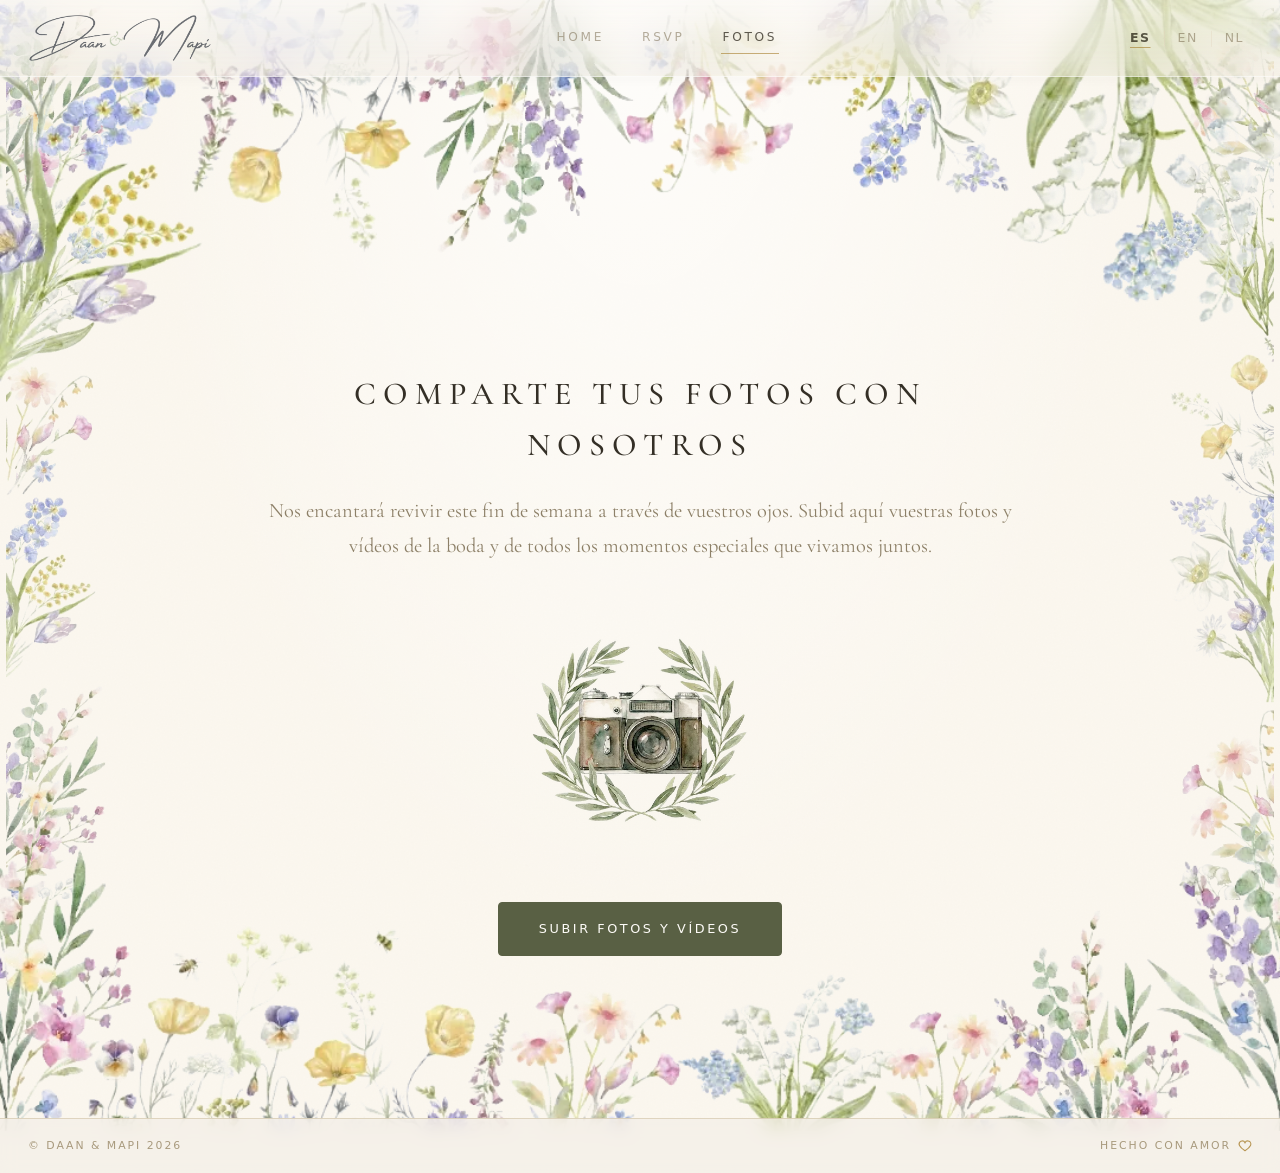
<file: fotos.html>
<!DOCTYPE html>
<html lang="es">
<head>
<meta charset="UTF-8">
<meta name="viewport" content="width=device-width, initial-scale=1.0">
<title>Daan &amp; Mapi · Fotos</title>
<meta name="description" content="Comparte tus fotos y vídeos de la boda de Daan y Mapi.">
<link rel="preconnect" href="https://fonts.googleapis.com">
<link rel="preconnect" href="https://fonts.gstatic.com" crossorigin>
<link href="https://fonts.googleapis.com/css2?family=Alex+Brush&family=Cormorant+Garamond:ital,wght@0,400;0,500;0,600;0,700;1,400&display=swap" rel="stylesheet">
<link rel="stylesheet" href="css/style.css">

<link rel="icon" type="image/png" sizes="32x32" href="assets/favicon-32.png">
<link rel="icon" type="image/png" sizes="48x48" href="assets/favicon-48.png">
<link rel="icon" type="image/png" sizes="192x192" href="assets/favicon-192.png">
<link rel="apple-touch-icon" sizes="180x180" href="assets/favicon-180.png">
<link rel="icon" type="image/png" sizes="512x512" href="assets/favicon-512.png">
<link rel="shortcut icon" href="assets/favicon.ico">


</head>
<body class="photos-page-body">
<div class="floral-border floral-border-top" aria-hidden="true"></div>
<div class="floral-border floral-border-left" aria-hidden="true"></div>
<div class="floral-border floral-border-right" aria-hidden="true"></div>
<div class="floral-border floral-border-bottom" aria-hidden="true"></div>
<header class="site-header">
  <a class="brand" href="index.html#inicio"><span class="brand-logo" aria-hidden="true"><img class="brand-word brand-word-daan" src="assets/brand-daan.png" alt=""><span class="brand-amp" aria-hidden="true"><img class="brand-amp-img" src="assets/amp-cormorant-italic.png" alt=""></span><img class="brand-word brand-word-mapi" src="assets/brand-mapi.png" alt=""></span><span class="brand-sr">Daan &amp; Mapi</span></a>
  <nav class="tab-nav" aria-label="Secciones">
    <a href="index.html#inicio">HOME</a>
    <a href="index.html#rsvp">RSVP</a>
    <a href="fotos.html" class="photos-release-link active">Fotos</a>
  </nav>
  <nav class="lang-switch" aria-label="Idioma">
    <button data-lang="es">ES</button><span class="sep">|</span>
    <button data-lang="en">EN</button><span class="sep">|</span>
    <button data-lang="nl">NL</button>
  </nav>
</header>
<main class="photos-page-main" style="padding-top:140px;">
  <section class="photos-page">
    <h1 class="section-title photos-title" id="photos-title" data-i18n="photos.title">Comparte tus fotos con nosotros</h1>
    <p class="lead photos-copy" data-i18n="photos.text">Nos encantará revivir este fin de semana a través de vuestros ojos. Subid aquí vuestras fotos y vídeos de la boda y de todos los momentos especiales que vivamos juntos.</p>
    <img src="assets/camera-original-transparent.webp" loading="lazy" decoding="async" alt="Cámara acuarela" class="photos-illustration original-camera">
    <a class="btn photos-upload-btn" href="https://photos.app.goo.gl/28SNKtLgzze368fo6" target="_blank" rel="noopener" data-i18n="photos.button">Subir fotos y vídeos</a>
  </section>
</main>
<footer class="site-footer"><span data-i18n="footer.copy">© Daan &amp; Mapi 2026</span><span class="love"><span data-i18n="footer.love">Hecho con amor</span><svg viewBox="0 0 24 24" fill="none" stroke="currentColor" stroke-width="2" aria-hidden="true"><path d="M12 20s-7.5-4.8-9.4-9A5.2 5.2 0 0 1 12 6.4 5.2 5.2 0 0 1 21.4 11c-1.9 4.2-9.4 9-9.4 9Z"/></svg></span></footer>
<script>
const translations = {
  es: {"photos.title":"Comparte tus fotos con nosotros","photos.text":"Nos encantará revivir este fin de semana a través de vuestros ojos. Subid aquí vuestras fotos y vídeos de la boda y de todos los momentos especiales que vivamos juntos.","photos.button":"Subir fotos y vídeos","footer.copy":"© Daan & Mapi 2026","footer.love":"Hecho con amor"},
  en: {"photos.title":"Share your photos with us","photos.text":"We would love to relive this weekend through your eyes. Upload your photos and videos from the wedding and all the special moments we share together.","photos.button":"Upload photos and videos","footer.copy":"© Daan & Mapi 2026","footer.love":"Made with love"},
  nl: {"photos.title":"Deel jullie foto's met ons","photos.text":"We zouden dit weekend graag opnieuw beleven door jullie ogen. Upload hier jullie foto's en video's van de bruiloft en van alle bijzondere momenten die we samen meemaken.","photos.button":"Foto's en video's uploaden","footer.copy":"© Daan & Mapi 2026","footer.love":"Gemaakt met liefde"}
};
function applyLang(lang){
  document.documentElement.lang = lang;
  localStorage.setItem('wedding-lang', lang);
  document.querySelectorAll('[data-i18n]').forEach(el=>{
    const key=el.getAttribute('data-i18n');
    if(translations[lang] && translations[lang][key]) el.textContent=translations[lang][key];
  });
  document.querySelectorAll('.lang-switch button').forEach(b=>b.classList.toggle('active', b.dataset.lang===lang));
}
document.querySelectorAll('.lang-switch button').forEach(b=>b.addEventListener('click',()=>applyLang(b.dataset.lang)));
applyLang(localStorage.getItem('wedding-lang') || 'es');
</script>
</body>
</html>
</file>
<file: css/style.css>
@import url("https://fonts.googleapis.com/css2?family=Cormorant+Garamond:wght@400&display=swap");
/* ============================================
   Daan & Mapi — 03 · 10 · 2026
   Shared stylesheet
   ============================================ */

:root {
  /* Brand spec tokens */
  --bg: #f5f0e8;          /* warm off-white canvas */
  --surface: #fcfaf7;     /* light warm card/surface */
  --fg: #3d3529;          /* dark ink text */
  --muted: #a89a7d;       /* taupe/sand secondary */
  --border: #e3e0da;      /* warm beige borders */
  --accent: #c9a84c;      /* old gold / champagne */
  --accent-dim: #d5cfc2;  /* muted gold-beige wash */

  /* Mapped aliases (legacy names used across the stylesheet) */
  --cream: var(--bg);
  --cream-deep: #ede7da;
  --paper: var(--surface);
  --olive: #5c5e42;       /* stitch design button olive */
  --olive-dark: #4a4c35;
  --olive-soft: #8a9060;
  --ink: var(--fg);
  --ink-soft: #8d8068;
  --gold: var(--accent);
  --line: var(--border);
  --shadow: 0 10px 30px rgba(61, 53, 41, 0.10);

  --serif: "Cormorant Garamond", "Iowan Old Style", Georgia, serif;
  --sans: -apple-system, BlinkMacSystemFont, "Segoe UI", system-ui, sans-serif;
  --script: "Amsterdam Four", "AmsterdamFour", "Amsterdam 4", "Alex Brush", "Parisienne", "Imperial Script", cursive;
  --script-weight: 400;
  /* If you buy the "Dashing" font (scratchones), drop the .woff2 in assets/
     and uncomment the @font-face below, then set --script: "Dashing", cursive; */
}
/*
@font-face {
  font-family: "Dashing";
  src: url("../assets/Dashing.woff2") format("woff2");
  font-display: swap;
}
*/

* { margin: 0; padding: 0; box-sizing: border-box; }

html { scroll-behavior: smooth; }

body {
  font-family: var(--serif);
  background: var(--cream);
  /* subtle watercolor-paper grain */
  background-image: url("data:image/svg+xml;utf8,<svg xmlns='http://www.w3.org/2000/svg' width='240' height='240'><filter id='p'><feTurbulence type='fractalNoise' baseFrequency='0.6' numOctaves='2' seed='8'/><feColorMatrix type='matrix' values='0 0 0 0 0.42 0 0 0 0 0.40 0 0 0 0 0.30 0 0 0 0.035 0'/></filter><rect width='240' height='240' filter='url(%23p)'/></svg>");
  color: var(--ink);
  font-size: 18px;
  line-height: 1.6;
  -webkit-font-smoothing: antialiased;
  overflow-x: hidden;
}

/* ---------- Header ---------- */
.site-header {
  position: sticky;
  top: 0;
  z-index: 50;
  display: flex;
  justify-content: space-between;
  align-items: center;
  gap: 16px;
  flex-wrap: wrap;
  padding: 14px 28px;
  /* liquid glass: translucent wash + heavy blur + saturation boost */
  background: linear-gradient(180deg, rgba(252, 250, 247, 0.55), rgba(245, 240, 232, 0.35));
  -webkit-backdrop-filter: blur(22px) saturate(1.7);
  backdrop-filter: blur(22px) saturate(1.7);
  border-bottom: 1px solid rgba(255, 255, 255, 0.45);
  box-shadow:
    inset 0 1px 0 rgba(255, 255, 255, 0.55),
    0 1px 0 rgba(61, 53, 41, 0.05);
  transition: background .4s ease, box-shadow .4s ease, padding .3s ease;
}
.site-header.scrolled {
  background: linear-gradient(180deg, rgba(252, 250, 247, 0.62), rgba(245, 240, 232, 0.42));
  box-shadow:
    inset 0 1px 0 rgba(255, 255, 255, 0.6),
    0 10px 30px rgba(61, 53, 41, 0.10);
  padding: 10px 28px;
}
@supports not (backdrop-filter: blur(1px)) {
  .site-header { background: rgba(245, 240, 232, 0.95); }
}

/* ---------- Tabs ---------- */
.tab-nav {
  display: flex;
  gap: clamp(14px, 3vw, 34px);
  justify-content: center;
  flex: 1;
}
.tab-nav a {
  font-family: var(--sans);
  font-size: .76rem;
  letter-spacing: .22em;
  text-transform: uppercase;
  color: var(--ink-soft);
  text-decoration: none;
  padding: 6px 2px;
  border-bottom: 1px solid transparent;
  transition: color .3s, border-color .3s;
}
.tab-nav a:hover { color: var(--olive); }
.tab-nav a.active {
  color: var(--fg);
  border-bottom-color: var(--accent);
}

.tab-panel { display: none; }
.tab-panel.active { display: block; animation: panelIn .6s cubic-bezier(.2, .65, .3, 1); }
@keyframes panelIn {
  from { opacity: 0; transform: translateY(14px); }
  to { opacity: 1; transform: none; }
}

@media (max-width: 720px) {
  .site-header { justify-content: center; }
  .tab-nav { order: 3; flex-basis: 100%; }
}

.brand {
  font-family: var(--script);
  font-weight: var(--script-weight);
  font-size: 1.85rem;
  color: var(--fg);
  text-decoration: none;
  transition: opacity .3s;
}
.brand:hover { opacity: .7; }

.lang-switch { display: flex; align-items: center; gap: 4px; }
.lang-switch button {
  font-family: var(--sans);
  font-size: .78rem;
  letter-spacing: .12em;
  background: none;
  border: none;
  color: var(--ink-soft);
  cursor: pointer;
  padding: 4px 8px;
  transition: color .3s;
}
.lang-switch button:hover { color: var(--olive-dark); }
.lang-switch button.active {
  color: var(--fg);
  font-weight: 600;
  text-decoration: underline;
  text-underline-offset: 5px;
  text-decoration-color: var(--accent);
}
.lang-switch .sep { color: var(--line); }

/* ---------- Layout ---------- */
.container {
  width: min(960px, 92%);
  margin: 0 auto;
}

main { position: relative; }

section { padding: 70px 0; position: relative; }

/* ---------- Typography ---------- */
.script-names {
  font-family: var(--script);
  font-weight: var(--script-weight);
  color: var(--fg);
  font-size: clamp(3.6rem, 9.5vw, 6rem);
  line-height: 1.08;
  text-align: center;
  padding: 0 .35em; /* room for calligraphic flourishes */
}

.section-title {
  font-family: var(--serif);
  font-weight: 500;
  font-size: clamp(1.5rem, 4vw, 2rem);
  letter-spacing: .22em;
  text-transform: uppercase;
  text-align: center;
  color: var(--fg);
}

.lead { text-align: center; color: var(--ink-soft); max-width: 620px; margin: 0 auto; }

/* ornament divider */
.ornament {
  display: flex;
  justify-content: center;
  align-items: center;
  gap: 12px;
  margin: 22px auto;
  color: var(--accent);
}
.ornament::before, .ornament::after {
  content: "";
  height: 1px;
  width: 70px;
  background: linear-gradient(90deg, transparent, var(--line));
}
.ornament::after { background: linear-gradient(270deg, transparent, var(--line)); }

/* ---------- Cinematic invitation hero (brand spec: layout intent) ---------- */
.hero-stage {
  position: relative;
  width: 100%;
  aspect-ratio: 16 / 9;
  min-height: 560px;
  max-height: 92vh;
  overflow: hidden;
  display: flex;
  align-items: center;
  justify-content: center;
  background:
    radial-gradient(ellipse 70% 80% at 50% 30%, rgba(213, 207, 194, .55), transparent 70%),
    linear-gradient(180deg, var(--bg) 0%, #efe8db 55%, var(--bg) 100%);
  perspective: 1100px;
}

.hero-stage .stage-glow {
  position: absolute;
  inset: 0;
  pointer-events: none;
  background: radial-gradient(ellipse 46% 60% at 50% 42%, rgba(201, 168, 76, .14), transparent 70%);
  animation: glowPulse 9s ease-in-out infinite;
}
@keyframes glowPulse {
  0%, 100% { opacity: .75; }
  50% { opacity: 1; }
}

#particles {
  position: absolute;
  inset: 0;
  width: 100%;
  height: 100%;
  pointer-events: none;
  z-index: 3;
}

/* portrait invitation card */
.invite-card {
  position: relative;
  z-index: 2;
  width: min(420px, 84vw);
  background: var(--surface);
  border: 1px solid var(--border);
  border-radius: 6px;
  box-shadow:
    0 30px 70px rgba(61, 53, 41, .18),
    0 6px 18px rgba(61, 53, 41, .10);
  padding: clamp(26px, 4.5vw, 44px) clamp(20px, 3.5vw, 36px);
  text-align: center;
  transform-style: preserve-3d;
  animation: cameraPush 5.5s cubic-bezier(.22, .61, .36, 1) both;
  will-change: transform;
}
@keyframes cameraPush {
  from { transform: scale(1.12) translateY(14px); }
  to { transform: scale(1) translateY(0); }
}

/* gold foil inner frame */
.invite-card::before {
  content: "";
  position: absolute;
  inset: 12px;
  border: 1px solid rgba(201, 168, 76, .55);
  border-radius: 3px;
  pointer-events: none;
}
.invite-card::after {
  content: "";
  position: absolute;
  inset: 16px;
  border: 1px solid rgba(201, 168, 76, .25);
  border-radius: 2px;
  pointer-events: none;
}

.invite-card .card-kicker {
  font-family: var(--sans);
  font-size: .62rem;
  letter-spacing: .42em;
  text-transform: uppercase;
  color: var(--muted);
  margin-bottom: 8px;
}
.invite-card .script-names { font-size: clamp(2.7rem, 7vw, 3.9rem); }
.invite-card .card-amp { font-size: .5em; color: var(--accent); display: block; line-height: .9; }
.invite-card .card-church {
  width: 100%;
  height: auto;
  display: block;
  margin: 18px auto 6px;
  transform: translateZ(28px);
}
.invite-card .card-date {
  font-family: var(--sans);
  font-weight: 300;
  font-size: 1.02rem;
  letter-spacing: .42em;
  color: var(--fg);
  margin-top: 14px;
}
.invite-card .card-place {
  font-family: var(--sans);
  font-size: .68rem;
  letter-spacing: .4em;
  text-transform: uppercase;
  color: var(--muted);
  margin-top: 7px;
}
.invite-card .card-rule {
  width: 56px;
  height: 1px;
  background: var(--accent);
  margin: 16px auto 0;
  opacity: .7;
  position: relative;
}
.invite-card .card-rule::after {
  content: "❦";
  position: absolute;
  top: 50%; left: 50%;
  transform: translate(-50%, -50%);
  background: var(--surface);
  color: var(--accent);
  padding: 0 8px;
  font-size: .9rem;
}

/* parallax florals floating above the card */
.stage-floral {
  position: absolute;
  z-index: 4;
  width: clamp(130px, 18vw, 230px);
  pointer-events: none;
  opacity: 0;
  animation: floralIn 1.8s ease .4s forwards;
  will-change: transform;
}
.stage-floral img { width: 100%; height: auto; display: block; }
.stage-floral.tl { top: -1%; left: -1%; }
.stage-floral.tr { top: -1%; right: -1%; }
.stage-floral.bl { bottom: -2%; left: -1%; }
.stage-floral.br { bottom: -2%; right: -1%; }

.scroll-hint {
  position: absolute;
  bottom: 18px;
  left: 50%;
  transform: translateX(-50%);
  z-index: 5;
  color: var(--muted);
  animation: hintBob 2.6s ease-in-out infinite;
}
.scroll-hint svg { width: 22px; height: 22px; }
@keyframes hintBob {
  0%, 100% { transform: translate(-50%, 0); opacity: .65; }
  50% { transform: translate(-50%, 8px); opacity: 1; }
}

@media (max-width: 640px) {
  .hero-stage { aspect-ratio: auto; min-height: 86vh; padding: 40px 0; }
}

/* ---------- Hero ---------- */
.hero { padding: 60px 0 30px; text-align: center; }

.hero .date {
  font-family: var(--sans);
  font-weight: 300;
  font-size: 1.15rem;
  letter-spacing: .45em;
  color: var(--fg);
  margin-top: 26px;
}
.hero .place {
  font-family: var(--sans);
  font-size: .8rem;
  letter-spacing: .4em;
  text-transform: uppercase;
  color: var(--muted);
  margin-top: 8px;
}

.hero-art { margin: 36px auto 0; max-width: 660px; }
.hero-art svg, .hero-art img { width: 100%; height: auto; display: block; }

/* corner florals */
.corner-floral {
  position: absolute;
  width: clamp(140px, 24vw, 260px);
  pointer-events: none;
  z-index: 1;
  opacity: 0;
  animation: floralIn 1.6s ease .3s forwards;
}
.corner-floral.tl { top: 0; left: 0; transform-origin: top left; }
.corner-floral.tr { top: 0; right: 0; transform-origin: top right; }
.corner-floral.bl { bottom: 0; left: 0; transform-origin: bottom left; }
.corner-floral.br { bottom: 0; right: 0; transform-origin: bottom right; }

@keyframes floralIn {
  from { opacity: 0; }
  to { opacity: 1; }
}

/* perfect mirror symmetry: left corners are the original, right corners are mirrored */
.corner-floral.tr, .stage-floral.tr { transform: scaleX(-1); }
.corner-floral.bl, .stage-floral.bl { transform: scaleY(-1); }
.corner-floral.br, .stage-floral.br { transform: scale(-1, -1); }

/* ---------- Timeline ---------- */
.timeline { max-width: 700px; margin: 50px auto 0; }

.day-block { display: grid; grid-template-columns: 150px 1fr; gap: 24px; }
.day-block + .day-block { margin-top: 40px; padding-top: 40px; border-top: 1px solid var(--line); }

.day-label { text-align: left; }
.day-label .day-name {
  font-family: var(--sans);
  letter-spacing: .3em;
  text-transform: uppercase;
  font-weight: 500;
  color: var(--fg);
}
.day-label .day-date { font-family: var(--sans); letter-spacing: .25em; color: var(--muted); font-size: .8rem; margin-top: 4px; }
.day-label .sprig { margin-top: 14px; width: 56px; opacity: .8; }

.events { position: relative; padding-left: 64px; }
.events::before {
  content: "";
  position: absolute;
  left: 24px;
  top: 18px;
  bottom: 18px;
  width: 1px;
  background: var(--line);
}

.event { position: relative; padding: 16px 0; }

.event-icon {
  position: absolute;
  left: -64px;
  top: 14px;
  width: 48px;
  height: 48px;
  border-radius: 50%;
  background: var(--paper);
  border: 1px solid var(--line);
  display: flex;
  align-items: center;
  justify-content: center;
  color: var(--olive-dark);
  box-shadow: 0 3px 10px rgba(86, 93, 54, .08);
  transition: transform .35s ease, box-shadow .35s ease;
}
.event:hover .event-icon { transform: scale(1.1); box-shadow: 0 6px 16px rgba(86, 93, 54, .16); }
.event-icon svg { width: 22px; height: 22px; }

.event .time { font-family: var(--sans); font-size: .92rem; font-weight: 600; letter-spacing: .08em; }
.event .name { font-size: 1.25rem; font-weight: 600; color: var(--fg); }
.event .venue { color: var(--ink-soft); font-style: italic; }

.map-link {
  display: inline-flex;
  align-items: center;
  gap: 5px;
  font-family: var(--sans);
  font-size: .7rem;
  letter-spacing: .16em;
  text-transform: uppercase;
  color: var(--fg);
  text-decoration: underline;
  text-underline-offset: 4px;
  text-decoration-color: var(--accent);
  margin-top: 4px;
  transition: color .3s;
}
.map-link:hover { color: var(--accent); }
.map-link svg { width: 13px; height: 13px; }

/* ---------- Accommodation cards ---------- */
.cards {
  display: grid;
  grid-template-columns: repeat(auto-fit, minmax(210px, 1fr));
  gap: 22px;
  margin-top: 46px;
}

.card {
  background: var(--paper);
  border: 1px solid var(--line);
  border-radius: 6px;
  padding: 26px 20px 22px;
  text-align: center;
  display: flex;
  flex-direction: column;
  transition: transform .4s ease, box-shadow .4s ease;
}
.card:hover { transform: translateY(-6px); box-shadow: var(--shadow); }

.card .card-art { width: 84px; height: 84px; margin: 0 auto 16px; color: var(--olive-soft); }
.card .card-art svg { width: 100%; height: 100%; }

/* watercolor photo on accommodation cards (stitch designs) */
.card .card-photo {
  width: 100%;
  aspect-ratio: 4 / 3;
  object-fit: cover;
  display: block;
  margin-bottom: 16px;
  border: 1px solid var(--border);
  border-radius: 3px;
}

.card h3 { font-size: 1.15rem; font-weight: 600; color: var(--olive-dark); line-height: 1.3; }
.card p { font-size: .95rem; color: var(--ink-soft); margin-top: 10px; flex: 1; }
.card .promo {
  margin-top: 10px;
  font-size: .9rem;
  color: var(--olive-dark);
  letter-spacing: .05em;
}
.card .promo strong { letter-spacing: .12em; }
.card .map-link { margin: 16px auto 0; }

/* ---------- Buttons ---------- */
.btn {
  display: inline-flex;
  align-items: center;
  justify-content: center;
  gap: 10px;
  font-family: var(--sans);
  font-size: .8rem;
  font-weight: 500;
  letter-spacing: .2em;
  text-transform: uppercase;
  color: #fdfbf7;
  background: var(--olive);
  border: 1px solid var(--olive);
  border-radius: 4px;
  padding: 16px 40px;
  text-decoration: none;
  cursor: pointer;
  transition: background .35s ease, transform .35s ease, box-shadow .35s ease;
}
.btn:hover {
  background: var(--olive-dark);
  transform: translateY(-2px);
  box-shadow: 0 8px 20px rgba(61, 53, 41, .25);
}
.btn svg { width: 18px; height: 18px; }

.text-link {
  display: inline-block;
  font-family: var(--sans);
  font-size: .74rem;
  letter-spacing: .2em;
  text-transform: uppercase;
  color: var(--fg);
  text-decoration: underline;
  text-underline-offset: 5px;
  text-decoration-color: var(--accent);
  transition: color .3s;
}
.text-link:hover { color: var(--accent); }

/* ---------- CTA section ---------- */
.cta {
  background: var(--cream-deep);
  border-top: 1px solid var(--line);
  text-align: center;
  overflow: hidden;
}
.cta .heart { color: var(--olive-soft); margin-bottom: 14px; }
.cta .heart svg { width: 30px; height: 30px; }
.cta p { color: var(--ink-soft); margin: 14px 0 28px; }
.cta .text-link { margin-top: 20px; }

/* ---------- Footer ---------- */
.site-footer {
  background: transparent;
  border-top: 1px solid var(--border);
  color: var(--muted);
  display: flex;
  justify-content: space-between;
  align-items: center;
  padding: 18px 28px;
  font-family: var(--sans);
  font-size: .68rem;
  letter-spacing: .18em;
  text-transform: uppercase;
}
.site-footer .love svg { color: var(--accent); }
.site-footer .love { display: inline-flex; align-items: center; gap: 7px; }
.site-footer svg { width: 14px; height: 14px; }

/* ---------- Forms (RSVP) ---------- */
.form-wrap { max-width: 640px; margin: 40px auto 0; }

.form-row {
  display: grid;
  grid-template-columns: 56px 1fr;
  gap: 18px;
  margin-bottom: 34px;
  align-items: start;
}

.q-icon {
  width: 48px;
  height: 48px;
  border-radius: 50%;
  background: var(--paper);
  border: 1px solid var(--line);
  display: flex;
  align-items: center;
  justify-content: center;
  color: var(--olive-dark);
}
.q-icon svg { width: 22px; height: 22px; }

.q-label { font-size: 1.05rem; font-weight: 600; color: var(--ink); display: block; margin-bottom: 12px; }

.radio-group { display: flex; flex-wrap: wrap; gap: 12px; }
.radio-pill {
  display: inline-flex;
  align-items: center;
  gap: 9px;
  border: 1px solid var(--line);
  background: var(--paper);
  border-radius: 999px;
  padding: 10px 22px;
  cursor: pointer;
  transition: border-color .3s, background .3s, box-shadow .3s;
  font-size: .98rem;
}
.radio-pill:hover { border-color: var(--olive-soft); }
.radio-pill input { accent-color: var(--olive); width: 16px; height: 16px; }
.radio-pill:has(input:checked) {
  border-color: var(--olive);
  background: #f6f4ea;
  box-shadow: 0 3px 10px rgba(86, 93, 54, .10);
}

input[type="text"], textarea, select {
  width: 100%;
  font-family: var(--serif);
  font-size: 1rem;
  color: var(--ink);
  background: var(--paper);
  border: 1px solid var(--line);
  border-radius: 6px;
  padding: 13px 16px;
  transition: border-color .3s, box-shadow .3s;
  appearance: none;
}
select {
  background-image: url("data:image/svg+xml;utf8,<svg xmlns='http://www.w3.org/2000/svg' width='12' height='8' viewBox='0 0 12 8'><path d='M1 1l5 5 5-5' fill='none' stroke='%236b7245' stroke-width='1.5'/></svg>");
  background-repeat: no-repeat;
  background-position: right 16px center;
}
input::placeholder, textarea::placeholder { color: #a8ab99; }
input:focus, textarea:focus, select:focus {
  outline: none;
  border-color: var(--olive-soft);
  box-shadow: 0 0 0 3px rgba(107, 114, 69, .12);
}
textarea { min-height: 110px; resize: vertical; }

.form-footer { text-align: center; margin-top: 10px; }
.form-footer .thanks { margin-top: 22px; color: var(--ink-soft); font-style: italic; }

.form-status { text-align: center; margin-top: 18px; font-size: 1rem; min-height: 1.4em; }
.form-status.ok { color: var(--olive-dark); font-weight: 600; }
.form-status.error { color: #9a4b38; }

.success-panel { text-align: center; padding: 60px 0; display: none; }
.success-panel .heart svg { width: 40px; height: 40px; color: var(--olive-soft); }
.success-panel h2 { margin-top: 18px; }
.success-panel p { color: var(--ink-soft); margin-top: 12px; }

/* ---------- Photos page ---------- */
.camera-art {
  max-width: 400px;
  margin: 40px auto;
  /* same canvas color as the page so multiply melts the image's white box into it */
  background: var(--bg);
  isolation: isolate;
}
.camera-art svg, .camera-art img { width: 100%; height: auto; display: block; }
.camera-art img { mix-blend-mode: multiply; }

.how-box {
  background: var(--cream-deep);
  border: 1px solid var(--line);
  border-radius: 8px;
  padding: 40px 30px;
  margin-top: 60px;
}
.how-box .box-title {
  font-family: var(--sans);
  text-align: center;
  font-size: .9rem;
  letter-spacing: .22em;
  text-transform: uppercase;
  font-weight: 500;
  color: var(--fg);
  margin-bottom: 32px;
}
.steps {
  display: grid;
  grid-template-columns: repeat(auto-fit, minmax(190px, 1fr));
  gap: 28px;
  text-align: center;
}
.step .step-icon {
  width: 54px;
  height: 54px;
  margin: 0 auto 14px;
  border-radius: 50%;
  background: var(--paper);
  border: 1px solid var(--line);
  display: flex;
  align-items: center;
  justify-content: center;
  color: var(--olive-dark);
}
.step .step-icon svg { width: 24px; height: 24px; }
.step p { font-size: .98rem; color: var(--ink-soft); }

/* ---------- Scroll reveal animations ---------- */
.reveal {
  opacity: 0;
  transform: translateY(28px);
  transition: opacity .9s cubic-bezier(.2, .65, .3, 1), transform .9s cubic-bezier(.2, .65, .3, 1);
}
.reveal.visible { opacity: 1; transform: none; }
.reveal.d1 { transition-delay: .12s; }
.reveal.d2 { transition-delay: .24s; }
.reveal.d3 { transition-delay: .36s; }
.reveal.d4 { transition-delay: .48s; }

/* hero entrance */
.fade-in { animation: fadeUp 1.1s cubic-bezier(.2, .65, .3, 1) both; }
.fade-in.f2 { animation-delay: .25s; }
.fade-in.f3 { animation-delay: .5s; }
.fade-in.f4 { animation-delay: .75s; }

@keyframes fadeUp {
  from { opacity: 0; transform: translateY(24px); }
  to { opacity: 1; transform: none; }
}

/* gentle float for florals */
@keyframes sway {
  0%, 100% { transform: rotate(0deg); }
  50% { transform: rotate(1.6deg); }
}
.corner-floral svg, .corner-floral img { width: 100%; height: auto; display: block; }
.corner-floral.animate-sway svg, .corner-floral.animate-sway img { animation: sway 9s ease-in-out infinite; transform-origin: inherit; }

/* ---------- Font picker (script font preview tool) ---------- */
.font-picker {
  position: fixed;
  bottom: 18px;
  left: 18px;
  z-index: 80;
  font-family: var(--sans);
}
.font-picker summary {
  list-style: none;
  cursor: pointer;
  width: 44px;
  height: 44px;
  border-radius: 50%;
  background: var(--surface);
  border: 1px solid var(--border);
  box-shadow: 0 4px 14px rgba(61, 53, 41, .14);
  display: flex;
  align-items: center;
  justify-content: center;
  font-family: var(--script);
  font-size: 1.3rem;
  color: var(--accent);
  transition: transform .3s;
}
.font-picker summary::-webkit-details-marker { display: none; }
.font-picker summary:hover { transform: scale(1.08); }
.font-picker .fp-menu {
  position: absolute;
  bottom: 54px;
  left: 0;
  width: 230px;
  background: var(--surface);
  border: 1px solid var(--border);
  border-radius: 10px;
  box-shadow: 0 14px 34px rgba(61, 53, 41, .18);
  padding: 10px;
}
.font-picker .fp-title {
  font-size: .62rem;
  letter-spacing: .2em;
  text-transform: uppercase;
  color: var(--muted);
  text-align: center;
  margin: 4px 0 8px;
}
.font-picker button {
  display: block;
  width: 100%;
  text-align: center;
  background: none;
  border: 1px solid transparent;
  border-radius: 6px;
  padding: 6px 10px;
  font-size: 1.45rem;
  color: var(--fg);
  cursor: pointer;
  transition: background .25s, border-color .25s;
}
.font-picker button:hover { background: var(--cream-deep); }
.font-picker button.active { border-color: var(--accent); background: #f6f1e2; }

@media (prefers-reduced-motion: reduce) {
  .reveal, .fade-in, .corner-floral { animation: none !important; transition: none !important; opacity: 1 !important; transform: none !important; }
}

/* ---------- Responsive ---------- */
@media (max-width: 640px) {
  .day-block { grid-template-columns: 1fr; gap: 10px; }
  .day-label { display: flex; align-items: baseline; gap: 14px; }
  .day-label .sprig { display: none; }
  .events { padding-left: 58px; }
  .form-row { grid-template-columns: 1fr; }
  .q-icon { display: none; }
  .site-footer { flex-direction: column; gap: 6px; text-align: center; }
  .corner-floral { width: 110px; }
}

/* ===== v1.1 visual corrections =====
   - remove the card feeling from the landing screen
   - use the original Carmelitas watercolor as a real image, not a generated illustration
   - replace oversized pasted corners with lighter invitation-style floral sprays
*/
.hero-stage {
  aspect-ratio: auto;
  min-height: 94vh;
  max-height: none;
  padding: clamp(56px, 8vw, 96px) 0 clamp(34px, 5vw, 64px);
  background:
    radial-gradient(ellipse 60% 45% at 50% 38%, rgba(244, 238, 226, .72), transparent 70%),
    linear-gradient(180deg, #fffdfa 0%, var(--bg) 55%, #fffdfa 100%);
  perspective: none;
}
.hero-stage .stage-glow,
#particles { display: none !important; }

.invite-card {
  width: min(1040px, 92vw);
  background: transparent !important;
  border: 0 !important;
  border-radius: 0 !important;
  box-shadow: none !important;
  padding: 0;
  animation: none;
  transform: none !important;
}
.invite-card::before,
.invite-card::after { display: none !important; }
.invite-card .card-kicker {
  margin-bottom: 8px;
  color: rgba(98, 104, 73, .78);
}
.invite-card .script-names {
  font-size: clamp(4.2rem, 11vw, 7.2rem);
  line-height: .92;
  color: #4b5638;
  text-shadow: none;
}
.invite-card .card-amp {
  margin: .05em 0;
  color: #b8caa8;
}
.invite-card .card-church {
  width: min(920px, 92vw);
  margin: clamp(22px, 4vw, 42px) auto 12px;
  transform: none !important;
  mix-blend-mode: multiply;
  filter: none;
}
.invite-card .card-date {
  font-size: clamp(1.15rem, 2.1vw, 1.55rem);
  margin-top: 22px;
}
.invite-card .card-place { font-size: .78rem; }
.invite-card .card-rule::after { background: var(--bg); }

.stage-floral {
  width: clamp(150px, 20vw, 275px);
  opacity: .95;
  animation: floralIn 1.3s ease .15s forwards;
}
.stage-floral.tl { top: 20px; left: 18px; }
.stage-floral.tr { top: 20px; right: 18px; }
.stage-floral.bl { bottom: 18px; left: 14px; }
.stage-floral.br { bottom: 18px; right: 14px; }

.corner-floral {
  width: clamp(145px, 21vw, 240px);
  opacity: .9;
}

/* Remove non-implemented photo entry points */
[data-tab="fotos"],
#panel-fotos { display: none !important; }

@media (max-width: 720px) {
  .hero-stage { min-height: 88vh; padding-top: 72px; }
  .stage-floral { width: 150px; opacity: .8; }
  .stage-floral.bl, .stage-floral.br { display: none; }
  .invite-card .script-names { font-size: clamp(4rem, 18vw, 5.8rem); }
  .invite-card .card-church { width: 112vw; max-width: none; margin-left: 50%; transform: translateX(-50%) !important; }
}

/* ===== v1.2 visual refinements =====
   Reference: latest approved static mockup.
   Goals: more invitation-like wildflowers, no hero card feeling, and original church artwork blended into the page.
*/
:root {
  --bg: #fbf7ef;
  --surface: #fffdf8;
  --line: #e8ddcc;
}
body {
  background-color: var(--bg);
  background-image:
    radial-gradient(ellipse at 50% 0%, rgba(255,255,255,.72), transparent 56%),
    url("data:image/svg+xml;utf8,<svg xmlns='http://www.w3.org/2000/svg' width='240' height='240'><filter id='p'><feTurbulence type='fractalNoise' baseFrequency='0.55' numOctaves='2' seed='10'/><feColorMatrix type='matrix' values='0 0 0 0 0.54 0 0 0 0 0.47 0 0 0 0 0.34 0 0 0 0.026 0'/></filter><rect width='240' height='240' filter='url(%23p)'/></svg>");
}
.hero-stage {
  min-height: 100svh;
  padding: clamp(54px, 7vw, 90px) 0 clamp(38px, 6vw, 76px);
  background:
    radial-gradient(ellipse 52% 35% at 50% 34%, rgba(255,255,255,.82), rgba(255,255,255,.32) 54%, transparent 78%),
    linear-gradient(180deg, #fffdf9 0%, #fbf7ef 68%, #fffdf9 100%);
}
.invite-card {
  width: min(1080px, 94vw);
  max-width: none;
  background: transparent !important;
  border: none !important;
  box-shadow: none !important;
  backdrop-filter: none !important;
  -webkit-backdrop-filter: none !important;
}
.invite-card .card-church {
  width: min(1000px, 95vw);
  margin: clamp(18px, 3.2vw, 34px) auto 4px;
  mix-blend-mode: normal;
  filter: drop-shadow(0 16px 34px rgba(123, 89, 46, .06));
}
.invite-card .script-names {
  color: #4a5a3b;
  letter-spacing: .01em;
}
.invite-card .card-kicker { display: none; }
.invite-card .card-date { margin-top: 12px; }

/* Smaller, airier wildflower sprays like the invitation border */
.stage-floral {
  width: clamp(150px, 19vw, 300px);
  opacity: .98;
  z-index: 2;
  pointer-events: none;
  filter: drop-shadow(0 7px 14px rgba(70, 72, 48, .035));
}
.stage-floral.tl { top: 18px; left: 10px; transform-origin: top left; }
.stage-floral.tr { top: 18px; right: 10px; transform-origin: top right; }
.stage-floral.bl { bottom: 8px; left: -8px; transform-origin: bottom left; }
.stage-floral.br { bottom: 8px; right: -8px; transform-origin: bottom right; }
.stage-floral.tl img, .stage-floral.tr img { max-height: 44vh; object-fit: contain; }
.stage-floral.bl img, .stage-floral.br img { max-height: 34vh; object-fit: contain; }

/* soften global RSVP florals too */
.corner-floral {
  width: clamp(125px, 18vw, 220px);
  opacity: .86;
  filter: drop-shadow(0 7px 14px rgba(70, 72, 48, .035));
}

.butterfly {
  position: absolute;
  z-index: 3;
  width: clamp(28px, 4vw, 54px);
  opacity: .68;
  pointer-events: none;
  animation: butterflyFloat 8.5s ease-in-out infinite;
}
.butterfly.b1 { top: 23%; left: 18%; transform: rotate(-12deg); }
.butterfly.b2 { top: 35%; right: 18%; transform: rotate(13deg) scale(.82); animation-delay: -3s; }
.butterfly img { width: 100%; height: auto; display: block; }
@keyframes butterflyFloat {
  0%, 100% { translate: 0 0; rotate: 0deg; }
  50% { translate: 8px -10px; rotate: 4deg; }
}

/* Make the page feel like one long invitation rather than stacked cards */
section { padding-top: 58px; padding-bottom: 58px; }
.card {
  background: rgba(255, 253, 248, .58);
  border-color: rgba(212, 197, 168, .62);
  box-shadow: none;
}
.card:hover { box-shadow: 0 10px 26px rgba(61, 53, 41, .08); }
.cta { background: linear-gradient(180deg, rgba(255,253,248,0), rgba(244,237,225,.72)); }

/* The Photos page is now publicly accessible. Keep only unused legacy panels hidden. */
#panel-fotos { display: none !important; }

@media (max-width: 720px) {
  .hero-stage { min-height: 94svh; padding-top: 70px; }
  .stage-floral { width: 138px; opacity: .88; }
  .stage-floral.tl { left: -12px; top: 56px; }
  .stage-floral.tr { right: -12px; top: 56px; }
  .stage-floral.bl, .stage-floral.br { width: 120px; display: block; bottom: -6px; }
  .butterfly { display: none; }
  .invite-card .card-church {
    width: 114vw;
    max-width: none;
    margin-left: 50%;
    transform: translateX(-50%) !important;
  }
}

/* ===== v1.3 refinements =====
   - Fixed Alex Brush as the only script font and removed font picker in HTML.
   - Floral language closer to the approved mockup: taller, airy wildflower sprays.
   - Original Carmelitas watercolor is used as a real JPEG and visually blended into the warm page.
   - Updated program icons and removed repeated Hotel Luze title below its image.
*/
:root {
  --script: "Alex Brush", cursive;
  --script-weight: 400;
  --bg: #fbf7ef;
  --surface: #fffdf8;
  --olive: #596044;
  --olive-dark: #465137;
  --accent: #b89755;
}

body {
  background-color: var(--bg);
}

.brand {
  font-family: var(--script);
  font-size: 2.05rem;
  letter-spacing: .02em;
  color: #4a563c;
}

.invite-card .script-names {
  font-family: var(--script);
  font-weight: 400;
  color: #4a563c;
  font-size: clamp(5.2rem, 12.5vw, 8.4rem);
  line-height: .82;
  letter-spacing: .01em;
}

.invite-card .card-amp {
  font-size: .48em;
  margin: .06em 0 .02em;
  color: #7f8d6d;
}

/* Original church artwork: no generated replacement, no card, no white rectangle feeling */
.invite-card .card-church {
  width: min(1040px, 96vw);
  max-width: none;
  margin: clamp(18px, 3vw, 30px) auto 2px;
  mix-blend-mode: multiply;
  filter: saturate(.97) contrast(.99) brightness(1.015);
  opacity: .98;
  background: transparent !important;
  box-shadow: none !important;
  border: 0 !important;
}

.hero-stage {
  background:
    radial-gradient(ellipse 58% 34% at 50% 38%, rgba(255,255,255,.70), rgba(255,255,255,.20) 58%, transparent 76%),
    linear-gradient(180deg, #fffdf9 0%, #fbf7ef 68%, #fffdf9 100%);
}

/* Wildflower frame: closer to the last approved static mockup */
.stage-floral {
  width: clamp(190px, 24vw, 390px);
  opacity: .94;
  filter: drop-shadow(0 10px 18px rgba(73, 77, 55, .035));
  z-index: 4;
}
.stage-floral.tl {
  top: 54px;
  left: -34px;
  transform: rotate(-4deg) !important;
}
.stage-floral.tr {
  top: 58px;
  right: -32px;
  transform: scaleX(-1) rotate(-4deg) !important;
}
.stage-floral.bl {
  bottom: -34px;
  left: -46px;
  width: clamp(220px, 28vw, 430px);
  transform: scaleY(-1) rotate(-6deg) !important;
}
.stage-floral.br {
  bottom: -34px;
  right: -46px;
  width: clamp(220px, 28vw, 430px);
  transform: scale(-1, -1) rotate(-6deg) !important;
}
.stage-floral img { max-height: none !important; }

.corner-floral {
  width: clamp(160px, 22vw, 290px);
  opacity: .9;
}
.corner-floral.tl { left: -26px; top: 34px; }
.corner-floral.tr { right: -26px; top: 34px; }

.butterfly {
  opacity: .72;
  filter: drop-shadow(0 4px 7px rgba(83,74,50,.08));
}
.butterfly.b1 { top: 18%; left: 19%; }
.butterfly.b2 { top: 28%; right: 19%; }

/* Timeline icon polish */
.event-icon {
  color: #b38d43;
  background: rgba(255, 253, 248, .78);
  border-color: rgba(190, 157, 84, .42);
}
.event-icon svg {
  width: 24px;
  height: 24px;
  stroke-width: 1.38;
}
.event:hover .event-icon {
  transform: scale(1.06);
  box-shadow: 0 8px 18px rgba(157, 124, 61, .13);
}

/* Hotel cards: keep the image + copy; avoid repeated title feel on Luze card */
.card.d3 .card-photo + p {
  margin-top: 14px;
}

/* Make sure the removed font picker can never appear from cached markup */
.font-picker { display: none !important; }

@media (max-width: 720px) {
  .invite-card .script-names {
    font-size: clamp(4.7rem, 20vw, 6.6rem);
  }
  .invite-card .card-church {
    width: 118vw;
    margin-left: 50%;
    transform: translateX(-50%) !important;
  }
  .stage-floral {
    width: 165px;
    opacity: .82;
  }
  .stage-floral.tl { left: -50px; top: 76px; }
  .stage-floral.tr { right: -50px; top: 76px; }
  .stage-floral.bl, .stage-floral.br {
    width: 190px;
    bottom: -44px;
  }
  .butterfly { display: none; }
}

/* ===== v1.4 refinements =====
   - Uses Alex Brush permanently; no source picker.
   - Floral frame is based on the approved mockup: watercolor side sprays, not abstract SVG stems.
   - Original church watercolor is alpha-blended and placed below the date/place.
   - Timeline icons are clearer fine-line drawings.
   - Hotel Luze title restored below image; title inside image is cropped out.
*/
:root {
  --script: "Alex Brush", cursive;
  --bg: #fbf7ef;
  --surface: #fffdf8;
  --fg: #342f26;
  --olive: #596044;
  --olive-dark: #465137;
  --accent: #b89755;
}

body { background-color: var(--bg); }
.font-picker, .butterfly { display: none !important; }

#panel-home {
  position: relative;
  overflow: hidden;
}
#panel-home::before,
#panel-home::after {
  content: "";
  position: absolute;
  top: 80px;
  bottom: 40px;
  width: min(18vw, 190px);
  pointer-events: none;
  z-index: 0;
  opacity: .92;
  background-repeat: repeat-y;
  background-size: 100% auto;
  filter: drop-shadow(0 8px 18px rgba(80, 72, 50, .035));
}
#panel-home::before {
  left: 0;
  background-image: url("../assets/floral-side-left.png");
  background-position: left top;
}
#panel-home::after {
  right: 0;
  background-image: url("../assets/floral-side-right.png");
  background-position: right top;
}
#panel-home > * { position: relative; z-index: 1; }

.site-header {
  background: rgba(251, 247, 239, .64);
  box-shadow: none;
}
.brand,
.script-names,
.invite-card .script-names {
  font-family: "Alex Brush", cursive !important;
  font-weight: 400 !important;
}

.hero-stage {
  min-height: auto;
  padding: clamp(60px, 8vw, 98px) 0 clamp(18px, 3vw, 34px);
  background: radial-gradient(ellipse 58% 30% at 50% 36%, rgba(255,255,255,.62), rgba(255,255,255,.18) 58%, transparent 76%);
}
.invite-card {
  width: min(1100px, 94vw);
  background: transparent !important;
  border: 0 !important;
  box-shadow: none !important;
}
.invite-card .script-names {
  color: #4a563c;
  font-size: clamp(5.4rem, 12vw, 8.4rem);
  line-height: .82;
  margin-bottom: .08em;
}
.invite-card .card-amp {
  color: #7f8d6d;
  font-size: .46em;
  margin: .02em 0;
}
.invite-card .card-date {
  margin-top: 14px;
  color: #1f1d19;
  letter-spacing: .32em;
}
.invite-card .card-place {
  margin-top: 8px;
  color: #2e2d25;
}
.invite-card .card-rule { margin: 14px auto 6px; }
.invite-card .card-church {
  display: block;
  width: min(990px, 96vw);
  margin: clamp(18px, 3.1vw, 30px) auto 0;
  opacity: .99;
  mix-blend-mode: normal !important;
  filter: saturate(.98) contrast(.99) brightness(1.015) drop-shadow(0 14px 32px rgba(107, 82, 46, .035));
  background: transparent !important;
  border: none !important;
  box-shadow: none !important;
}

/* Replace the abstract SVG corners with cropped watercolor floral sprays from the approved mockup. */
.stage-floral { opacity: .95; z-index: 2; filter: drop-shadow(0 8px 18px rgba(80,72,50,.035)); }
.stage-floral.tl { width: clamp(150px, 22vw, 260px); top: 54px; left: 12px; transform: none !important; }
.stage-floral.tr { width: clamp(150px, 22vw, 264px); top: 54px; right: 12px; transform: none !important; }
.stage-floral.bl { width: clamp(170px, 24vw, 280px); bottom: -12px; left: 4px; transform: none !important; }
.stage-floral.br { width: clamp(170px, 24vw, 274px); bottom: -12px; right: 4px; transform: none !important; }
.stage-floral img { width: 100%; height: auto; max-height: none !important; object-fit: contain; }

/* Keep content readable over side florals. */
.container { position: relative; z-index: 2; }
#programa .container,
#alojamiento .container,
.cta .container { width: min(900px, 86%); }

/* Fine-line icon style: warmer, clearer, less emoji-like. */
.event-icon {
  color: #b38d43;
  background: rgba(255, 253, 248, .86);
  border: 1px solid rgba(181, 142, 67, .42);
  box-shadow: 0 4px 14px rgba(154, 121, 56, .045);
}
.event-icon svg {
  width: 25px;
  height: 25px;
  stroke-width: 1.35;
}
.event .name { color: #2f2b23; }
.event .venue { color: #6d634f; }

/* Luze card: title belongs below image; crop the image if the source contains a label at the bottom. */
.card.d3 .card-photo {
  height: 128px;
  object-fit: cover;
  object-position: center 16%;
}
.card.d3 h3 {
  margin-top: 12px;
}
.card h3 { color: #3f452f; }

@media (max-width: 980px) {
  #panel-home::before,
  #panel-home::after { opacity: .62; width: 118px; }
  #programa .container,
  #alojamiento .container,
  .cta .container { width: min(860px, 92%); }
}
@media (max-width: 720px) {
  #panel-home::before,
  #panel-home::after { display: none; }
  .hero-stage { padding-top: 74px; }
  .stage-floral.tl { left: -10px; top: 58px; width: 145px; }
  .stage-floral.tr { right: -10px; top: 58px; width: 145px; }
  .stage-floral.bl,
  .stage-floral.br { display: none; }
  .invite-card .script-names { font-size: clamp(4.8rem, 21vw, 6.8rem); }
  .invite-card .card-church { width: 116vw; margin-left: 50%; transform: translateX(-50%) !important; }
}

/* =========================================================
   v1.5 refinements
   - one single static floral layer only
   - no hidden mockup/text fragments
   - original church artwork placed after date/place and blended
   - timeline icons replaced with clean line-art style
   - 4 hotel cards in one row on desktop, 1 column on mobile
   ========================================================= */

:root { --script: "Alex Brush", cursive; }

/* Remove older flower layers and animated overlays */
#panel-home::before,
#panel-home::after,
.stage-floral,
.corner-floral,
.butterfly,
#particles { display: none !important; }

/* Single static floral frame. It scrolls naturally with the invitation and does not react to the mouse. */
.page-floral {
  position: absolute;
  z-index: 0;
  pointer-events: none;
  top: 78px;
  width: clamp(135px, 15vw, 210px);
  opacity: .94;
  filter: saturate(.98) contrast(.98);
}
.page-floral img {
  display: block;
  width: 100%;
  height: auto;
}
.page-floral-left { left: 0; }
.page-floral-right { right: 0; }

main, .tab-panel, section { position: relative; }
#panel-home > section { z-index: 1; }
#panel-home .container,
.invite-card { position: relative; z-index: 2; }

/* Main page must feel like one continuous invitation, not a card. */
.hero-stage {
  min-height: auto !important;
  max-height: none !important;
  aspect-ratio: auto !important;
  padding: clamp(76px, 8vw, 104px) 0 16px !important;
  background: transparent !important;
  overflow: visible !important;
  perspective: none !important;
}
.hero-stage .stage-glow { display: none !important; }
.invite-card {
  width: min(1100px, 92vw) !important;
  background: transparent !important;
  border: 0 !important;
  box-shadow: none !important;
  border-radius: 0 !important;
  padding: 0 !important;
  transform: none !important;
}
.invite-card .script-names,
.brand {
  font-family: "Alex Brush", cursive !important;
  font-weight: 400 !important;
}
.invite-card .script-names {
  color: #48533c !important;
  font-size: clamp(4.7rem, 10.8vw, 7.7rem) !important;
  line-height: .82 !important;
  margin: 0 auto .08em !important;
}
.invite-card .card-amp {
  color: #7b8764 !important;
  font-size: .48em !important;
  margin: .02em 0 !important;
}
.invite-card .card-date {
  margin-top: 16px !important;
  color: #25231d !important;
  letter-spacing: .34em !important;
}
.invite-card .card-place {
  color: #353126 !important;
  letter-spacing: .22em !important;
}
.invite-card .card-rule { margin: 14px auto 2px !important; }
.invite-card .card-church {
  display: block !important;
  width: min(1040px, 96vw) !important;
  max-width: none !important;
  margin: clamp(20px, 3vw, 34px) auto 0 !important;
  opacity: .985 !important;
  background: transparent !important;
  border: 0 !important;
  box-shadow: none !important;
  filter: saturate(.96) contrast(.985) brightness(1.01) !important;
  mix-blend-mode: multiply !important;
}
.scroll-hint { display: none !important; }

/* More space around the program, with clean line icons. */
#programa { padding-top: 34px !important; }
.event-icon {
  color: #606745 !important;
  background: rgba(255,253,248,.78) !important;
  border: 1px solid rgba(151,139,101,.42) !important;
  box-shadow: 0 4px 12px rgba(76,72,50,.04) !important;
}
.event-icon svg {
  width: 28px !important;
  height: 28px !important;
  stroke-width: 2.2 !important;
}
.timeline::before { background: rgba(132,126,94,.38) !important; }
.event::before { border-color: rgba(132,126,94,.38) !important; }

/* Hotel cards: 4 columns on desktop, 1 column on mobile. */
.cards {
  display: grid !important;
  grid-template-columns: repeat(4, minmax(0, 1fr)) !important;
  gap: 18px !important;
  align-items: stretch !important;
}
.card {
  min-width: 0 !important;
  padding: 20px 16px 22px !important;
}
.card-photo {
  width: 100% !important;
  height: 132px !important;
  object-fit: cover !important;
  object-position: center top !important;
  border-radius: 2px !important;
  background: transparent !important;
}
.card.d3 .card-photo,
.card-photo.luze-photo {
  height: 132px !important;
  object-fit: cover !important;
  object-position: center 12% !important;
}
.card h3 {
  display: block !important;
  margin: 12px auto 8px !important;
  min-height: 2.3em;
}
.card.d3 h3 { margin-top: 12px !important; }

@media (max-width: 1120px) {
  .page-floral { opacity: .65; width: clamp(110px, 12vw, 150px); }
}
@media (max-width: 820px) {
  .page-floral { display: none !important; }
  .cards { grid-template-columns: 1fr !important; max-width: 420px; margin-left: auto; margin-right: auto; }
  .card-photo, .card.d3 .card-photo, .card-photo.luze-photo { height: 168px !important; }
  .invite-card .script-names { font-size: clamp(4.4rem, 21vw, 6.4rem) !important; }
  .invite-card .card-church {
    width: 112vw !important;
    margin-left: 50% !important;
    transform: translateX(-50%) !important;
  }
}


/* =========================================================
   v1.6 refinements
   ========================================================= */
:root { --script: "Alex Brush", cursive; }

/* One elegant floral system only: fixed watercolor side sprays with soft fade masks.
   They move very slightly on scroll through CSS vars set in main.js. */
.page-floral {
  position: fixed !important;
  top: 10vh !important;
  width: clamp(130px, 16vw, 235px) !important;
  height: 86vh !important;
  opacity: var(--floral-opacity, .88) !important;
  z-index: 0 !important;
  pointer-events: none !important;
  transform: translate3d(0, var(--floral-y, 0px), 0) !important;
  transition: opacity .45s ease-out;
  filter: saturate(.95) contrast(.96) drop-shadow(0 12px 20px rgba(70,65,48,.035)) !important;
  -webkit-mask-image: linear-gradient(to bottom, transparent 0%, black 8%, black 92%, transparent 100%);
  mask-image: linear-gradient(to bottom, transparent 0%, black 8%, black 92%, transparent 100%);
  overflow: visible !important;
}
.page-floral img { width: 100% !important; height: 100% !important; object-fit: contain !important; display: block !important; }
.page-floral-left { left: 0 !important; }
.page-floral-right { right: 0 !important; }

/* remove small sprigs/separators the user disliked */
.ornament, .sprig { display: none !important; }
.section-title { margin-bottom: 26px; }
#programa .section-title { margin-bottom: 42px; }
.day-label .day-date { margin-top: 7px; }

/* Intro text larger and more readable */
.lead { font-size: clamp(1.18rem, 2vw, 1.42rem) !important; line-height: 1.72 !important; color: #51493d !important; }
.hero .lead { max-width: 760px !important; }

/* keep the original watercolor visually integrated with the warm paper */
.invite-card .card-church { mix-blend-mode: multiply !important; opacity: .96 !important; filter: saturate(.94) contrast(.985) brightness(1.025) !important; }

/* Use refined clean-line icon style rather than emoji-like drawings */
.event-icon {
  width: 50px !important; height: 50px !important;
  color: #4f563a !important;
  background: rgba(255,253,248,.78) !important;
  border-color: rgba(180,159,106,.48) !important;
  box-shadow: none !important;
}
.event-icon svg { width: 30px !important; height: 30px !important; stroke-width: 1.9 !important; }
.event:hover .event-icon { transform: none !important; box-shadow: none !important; }
.events::before { background: rgba(122,121,86,.44) !important; }
.day-block + .day-block { border-top-color: rgba(206,194,167,.6) !important; }

/* Harmonise location links: all venue events use 'Ver ubicación'. */
.map-link { color: #38352c !important; text-decoration-color: #b89755 !important; }
.map-link:hover { color: #8b713d !important; }

/* Dress code */
.dress-code-section { padding: 34px 0 52px !important; text-align: center; }
.dress-code-section .container {
  max-width: 660px;
  padding: 34px 28px 38px;
  border-top: 1px solid rgba(196,178,137,.5);
  border-bottom: 1px solid rgba(196,178,137,.5);
}
.dress-code-main {
  font-family: var(--serif);
  font-size: clamp(1.8rem, 4vw, 2.55rem);
  letter-spacing: .18em;
  text-transform: uppercase;
  color: #4a563c;
  margin-top: -4px;
}
.dress-code-note { color: #6d634f; margin: 12px auto 0; max-width: 520px; font-size: 1.08rem; }

/* Accommodation: 4 columns on desktop, one-by-one on mobile. */
.cards { grid-template-columns: repeat(4, minmax(0, 1fr)) !important; gap: 22px !important; }
.card { background: rgba(255,253,248,.62) !important; border-color: rgba(214,197,161,.62) !important; }
.card.d3 .card-photo, .card-photo.luze-photo { height: 118px !important; object-fit: cover !important; object-position: center top !important; }
.card h3 { min-height: auto !important; }

@media (max-width: 1120px) {
  .page-floral { width: clamp(100px, 12vw, 150px) !important; opacity: .55 !important; }
}
@media (max-width: 820px) {
  .page-floral { display: none !important; }
  .cards { grid-template-columns: 1fr !important; max-width: 430px !important; }
  .card-photo, .card.d3 .card-photo, .card-photo.luze-photo { height: 172px !important; }
  .dress-code-section .container { width: min(430px, 92%); }
}


/* =========================================================
   v1.7 refinements
   - invitation floral assets supplied by Mapi, composed in CSS with gentle scroll motion
   - subtle dress code moved after hotels
   - Luze card image crop removes embedded title below the illustration
   ========================================================= */
:root { --script: "Alex Brush", cursive; }

/* Use only the real invitation flowers. No extra generated flower layer. */
.page-floral {
  position: fixed !important;
  top: -12vh !important;
  width: clamp(180px, 20vw, 310px) !important;
  height: 135vh !important;
  opacity: var(--floral-opacity, .92) !important;
  z-index: 0 !important;
  pointer-events: none !important;
  transform: translate3d(0, var(--floral-y, 0px), 0) !important;
  transition: opacity .35s ease-out;
  filter: saturate(1.03) contrast(.98) drop-shadow(0 10px 18px rgba(60,52,38,.025)) !important;
  -webkit-mask-image: linear-gradient(to bottom, transparent 0%, #000 5%, #000 95%, transparent 100%) !important;
  mask-image: linear-gradient(to bottom, transparent 0%, #000 5%, #000 95%, transparent 100%) !important;
  overflow: visible !important;
}
.page-floral img {
  width: 100% !important;
  height: 100% !important;
  object-fit: contain !important;
  display: block !important;
}
.page-floral-left { left: -18px !important; }
.page-floral-right { right: -18px !important; }

/* Hide all old decorative layers. */
.stage-floral, .corner-floral, #particles, .hero-stage .stage-glow { display: none !important; }
.ornament, .sprig { display: none !important; }

/* Keep page feeling like paper, not like cards. */
.hero-stage {
  background: var(--cream) !important;
  min-height: auto !important;
  aspect-ratio: auto !important;
  padding: 86px 0 22px !important;
  overflow: visible !important;
}
.invite-card {
  width: min(880px, 92vw) !important;
  background: transparent !important;
  border: 0 !important;
  box-shadow: none !important;
  padding: 0 !important;
  animation: none !important;
}
.invite-card::before, .invite-card::after { display: none !important; }
.invite-card .script-names { font-size: clamp(5.6rem, 12vw, 9rem) !important; line-height: .88 !important; color: #4d583d !important; }
.invite-card .card-amp { font-size: .28em !important; line-height: 1 !important; color: #93a682 !important; }
.invite-card .card-date { margin-top: 30px !important; font-family: var(--serif) !important; font-size: clamp(1.35rem, 3vw, 2rem) !important; letter-spacing: .32em !important; color: #2e2b24 !important; }
.invite-card .card-place { font-family: var(--serif) !important; color: #2e2b24 !important; letter-spacing: .32em !important; }
.invite-card .card-rule { display: block !important; margin: 16px auto 6px !important; }
.invite-card .card-church {
  width: min(980px, 92vw) !important;
  max-width: none !important;
  margin: 22px auto 0 !important;
  mix-blend-mode: multiply !important;
  opacity: .96 !important;
  filter: saturate(.94) contrast(.99) brightness(1.02) !important;
}
.hero { padding-top: 18px !important; }
.lead { font-size: clamp(1.24rem, 2.1vw, 1.52rem) !important; line-height: 1.68 !important; color: #51493d !important; }

/* Timeline cleaned: no little floral dividers. Icons use elegant line art. */
#programa { padding-top: 38px !important; }
#programa .section-title { margin-bottom: 42px !important; }
.timeline { max-width: 720px !important; }
.day-block + .day-block { border-top-color: rgba(190,176,138,.55) !important; }
.event-icon {
  color: #48523b !important;
  background: rgba(255,253,248,.82) !important;
  border: 1px solid rgba(190,166,110,.55) !important;
  box-shadow: none !important;
  width: 52px !important;
  height: 52px !important;
}
.event-icon svg { width: 31px !important; height: 31px !important; stroke-width: 2.1 !important; }
.event:hover .event-icon { transform: none !important; box-shadow: none !important; }
.events::before { background: rgba(130,128,95,.44) !important; }
.event .name { color: #332f27 !important; }
.event .venue { color: #776d59 !important; }
.map-link { color: #38352c !important; text-decoration-color: #b89755 !important; }

/* Accommodation: desktop 4 columns, mobile one-by-one. */
.cards { grid-template-columns: repeat(4, minmax(0, 1fr)) !important; gap: 22px !important; }
.card { background: rgba(255,253,248,.58) !important; border-color: rgba(214,197,161,.64) !important; }
.card-photo { background: rgba(255,255,255,.36) !important; }
.card .card-photo.luze-photo {
  height: 112px !important;
  aspect-ratio: auto !important;
  object-fit: cover !important;
  object-position: center 2% !important;
  clip-path: inset(0 0 22% 0) !important;
  margin-bottom: -10px !important;
}
.card.d3 h3 { margin-top: 10px !important; }

/* Subtle dress code after accommodation. */
.dress-code-section {
  padding: 24px 0 38px !important;
  text-align: center !important;
}
.dress-code-section .container {
  max-width: 720px !important;
  padding: 20px 28px 22px !important;
  border-top: 1px solid rgba(196,178,137,.45) !important;
  border-bottom: 1px solid rgba(196,178,137,.45) !important;
  background: transparent !important;
}
.dress-code-section .section-title {
  font-size: clamp(1.05rem, 2vw, 1.28rem) !important;
  letter-spacing: .24em !important;
  margin-bottom: 8px !important;
}
.dress-code-main {
  font-size: clamp(1.18rem, 2.2vw, 1.5rem) !important;
  letter-spacing: .17em !important;
  text-transform: uppercase !important;
  color: #4a563c !important;
  margin: 0 !important;
}
.dress-code-note {
  font-size: 1.02rem !important;
  color: #6d634f !important;
  margin: 8px auto 0 !important;
  max-width: 560px !important;
}

@media (max-width: 1120px) {
  .page-floral { width: clamp(150px, 17vw, 220px) !important; opacity: .78 !important; }
}
@media (max-width: 820px) {
  .page-floral { display: none !important; }
  .hero-stage { padding-top: 56px !important; }
  .invite-card .script-names { font-size: clamp(4.8rem, 22vw, 6.8rem) !important; }
  .invite-card .card-church { width: 116vw !important; margin-left: 50% !important; transform: translateX(-50%) !important; }
  .cards { grid-template-columns: 1fr !important; max-width: 430px !important; margin-left: auto !important; margin-right: auto !important; }
  .card .card-photo.luze-photo { height: 150px !important; clip-path: inset(0 0 18% 0) !important; }
  .dress-code-section .container { width: min(430px, 92%) !important; }
}


/* =========================================================
   v1.7 update requested: composed invitation florals, subtle dress code,
   and corrected Hotel Luze image treatment.
   ========================================================= */

/* Use the supplied invitation flower sheets as composed side borders.
   They are not pasted as full screenshots: the images below are newly composed
   from multiple cropped flower clusters. */
.page-floral {
  position: fixed !important;
  top: -12vh !important;
  bottom: auto !important;
  width: clamp(180px, 25vw, 420px) !important;
  height: 130vh !important;
  z-index: 0 !important;
  opacity: var(--floral-opacity, .86) !important;
  pointer-events: none !important;
  overflow: visible !important;
  transform: translate3d(0, var(--floral-y, 0px), 0) !important;
  transition: opacity .45s ease-out !important;
  filter: none !important;
}
.page-floral-left { left: max(-145px, -7vw) !important; }
.page-floral-right { right: max(-145px, -7vw) !important; }
.page-floral-left img,
.page-floral-right img {
  width: 100% !important;
  height: auto !important;
  max-height: none !important;
  object-fit: contain !important;
  display: block !important;
}
.page-floral-left img { content: url('../assets/floral-composed-left.png'); }
.page-floral-right img { content: url('../assets/floral-composed-right.png'); }

/* Remove all previous corner/stage floral layers to avoid double-layer effect. */
.stage-floral,
.corner-floral,
.floral-frame,
.floral-spray,
.floral-clean,
.floral-mockup,
.butterfly,
.bee {
  display: none !important;
}

/* Let the floral frame breathe around the central invitation column. */
main, .site-header, footer { position: relative; z-index: 2; }
.container { max-width: 1040px; }

/* Keep the church printed on the same paper tone. */
.card-church,
.church-image,
.hero-church,
img[src*="church-original"] {
  mix-blend-mode: multiply;
  filter: saturate(.96) contrast(.98) brightness(1.015);
}

/* Hotel cards: 4 columns on desktop, 1 column on mobile. */
.cards,
.stay-grid,
.accommodation-grid {
  display: grid !important;
  grid-template-columns: repeat(4, minmax(0, 1fr)) !important;
  gap: 22px !important;
  align-items: stretch !important;
}
.card { min-width: 0 !important; }
.card-photo {
  width: 100% !important;
  height: 156px !important;
  object-fit: cover !important;
  object-position: center top !important;
  display: block !important;
}
.card .card-photo.luze-photo {
  height: 156px !important;
  object-fit: cover !important;
  object-position: center top !important;
  clip-path: inset(0 0 19% 0) !important; /* hides the text printed inside the image */
  margin-bottom: -30px !important;        /* preserves same visual image block height */
}
.card.d3 h3,
.card:has(.luze-photo) h3 {
  margin-top: 18px !important;
}

/* Dress code: subtle note after accommodation, not a large block. */
.dress-code-section {
  padding: 18px 0 10px !important;
  margin: 6px auto 0 !important;
  background: transparent !important;
  border: 0 !important;
  box-shadow: none !important;
}
.dress-code-section .container {
  max-width: 720px !important;
  text-align: center !important;
}
.dress-code-section .section-title {
  font-size: clamp(1.15rem, 2vw, 1.55rem) !important;
  letter-spacing: .14em !important;
  margin-bottom: 6px !important;
}
.dress-code-main {
  font-size: .98rem !important;
  letter-spacing: .18em !important;
  text-transform: uppercase !important;
  color: var(--olive, #596345) !important;
  margin: 4px 0 8px !important;
  font-weight: 600 !important;
}
.dress-code-note {
  max-width: 560px !important;
  margin: 0 auto !important;
  font-size: 1.03rem !important;
  line-height: 1.65 !important;
  color: rgba(56,48,38,.75) !important;
}

/* Text intro slightly larger. */
.lead { font-size: clamp(1.18rem, 2vw, 1.36rem) !important; line-height: 1.7 !important; }

@media (max-width: 780px) {
  .page-floral {
    position: absolute !important;
    top: 90px !important;
    height: 1050px !important;
    width: 170px !important;
    opacity: .62 !important;
    transform: none !important;
  }
  .page-floral-left { left: -92px !important; }
  .page-floral-right { right: -92px !important; }
  .cards,
  .stay-grid,
  .accommodation-grid {
    grid-template-columns: 1fr !important;
    gap: 18px !important;
  }
  .card-photo,
  .card .card-photo.luze-photo { height: 178px !important; }
  .card .card-photo.luze-photo { margin-bottom: -34px !important; }
  .dress-code-section { padding-top: 6px !important; }
}


/* =========================================================
   v1.8 refinements
   - Uses the individual flower clusters from the invitation assets,
     composed into continuous side borders with gentle scroll drift.
   - Removes "Formal / Gala" subtitle and dress-code separator lines.
   - Keeps all hotel images aligned and replaces Luze image with a clean local asset.
   - Makes the original church watercolor slightly smaller and more integrated.
   ========================================================= */

/* Single floral layer: composed from the provided transparent floral clusters. */
.page-floral {
  position: fixed !important;
  top: -18vh !important;
  width: clamp(215px, 25vw, 390px) !important;
  height: auto !important;
  z-index: 0 !important;
  opacity: var(--floral-opacity, .86) !important;
  pointer-events: none !important;
  overflow: visible !important;
  transform: translate3d(0, var(--floral-y, 0px), 0) !important;
  transition: opacity .45s ease-out !important;
  filter: drop-shadow(0 10px 20px rgba(61, 53, 41, .015)) !important;
}
.page-floral-left { left: max(-118px, -6.4vw) !important; }
.page-floral-right { right: max(-118px, -6.4vw) !important; }
.page-floral-left img,
.page-floral-right img {
  width: 100% !important;
  height: auto !important;
  max-height: none !important;
  object-fit: contain !important;
  display: block !important;
}
.page-floral-left img { content: url('../assets/floral-v18-left.png') !important; }
.page-floral-right img { content: url('../assets/floral-v18-right.png') !important; }

/* No secondary floral/corner layers: avoids duplicated pasted look. */
.stage-floral,
.corner-floral,
.floral-frame,
.floral-spray,
.floral-clean,
.floral-mockup,
.butterfly,
.bee,
.hero-stage .stage-glow,
#particles {
  display: none !important;
}

/* More subtle church illustration: original file, slightly smaller, printed on paper. */
.invite-card .card-church,
.card-church,
img[src*="church-original"] {
  width: min(820px, 84vw) !important;
  margin: 18px auto 0 !important;
  mix-blend-mode: multiply !important;
  opacity: .95 !important;
  filter: saturate(.95) contrast(.985) brightness(1.018) !important;
}

/* Dress code: small contextual note, no "Formal/Gala", no separators. */
.dress-code-section {
  padding: 16px 0 12px !important;
  margin: 0 auto 2px !important;
  background: transparent !important;
  border: 0 !important;
  box-shadow: none !important;
}
.dress-code-section::before,
.dress-code-section::after,
.dress-code-section .container::before,
.dress-code-section .container::after {
  display: none !important;
  content: none !important;
}
.dress-code-section .container {
  max-width: 660px !important;
  padding: 0 24px !important;
  border: 0 !important;
  border-top: 0 !important;
  border-bottom: 0 !important;
  background: transparent !important;
  box-shadow: none !important;
  text-align: center !important;
}
.dress-code-section .section-title {
  font-size: clamp(1rem, 1.7vw, 1.26rem) !important;
  letter-spacing: .18em !important;
  margin-bottom: 8px !important;
}
.dress-code-main { display: none !important; }
.dress-code-note {
  max-width: 560px !important;
  margin: 0 auto !important;
  font-size: 1.02rem !important;
  line-height: 1.62 !important;
  color: rgba(56,48,38,.72) !important;
}

/* Hotel cards: all images identical visual dimensions and aligned text. */
.cards,
.stay-grid,
.accommodation-grid {
  grid-template-columns: repeat(4, minmax(0, 1fr)) !important;
  gap: 22px !important;
  align-items: stretch !important;
}
.card {
  display: flex !important;
  flex-direction: column !important;
}
.card-photo,
.card .card-photo.luze-photo {
  width: 100% !important;
  height: 156px !important;
  aspect-ratio: auto !important;
  object-fit: cover !important;
  object-position: center top !important;
  display: block !important;
  clip-path: none !important;
  margin: 0 0 18px !important;
  background: rgba(255,255,255,.38) !important;
}
.card h3,
.card.d3 h3,
.card:has(.luze-photo) h3 {
  min-height: 3.1em !important;
  margin-top: 0 !important;
}
.card p { flex: 1 1 auto !important; }

/* Keep central content readable beside moving floral borders. */
main, .site-header, footer { position: relative !important; z-index: 2 !important; }

@media (max-width: 980px) {
  .page-floral {
    width: clamp(145px, 18vw, 210px) !important;
    opacity: .58 !important;
  }
  .page-floral-left { left: -104px !important; }
  .page-floral-right { right: -104px !important; }
}

@media (max-width: 780px) {
  .page-floral {
    position: absolute !important;
    top: 60px !important;
    width: 145px !important;
    opacity: .36 !important;
    transform: none !important;
  }
  .page-floral-left { left: -98px !important; }
  .page-floral-right { right: -98px !important; }
  .invite-card .card-church,
  .card-church,
  img[src*="church-original"] {
    width: 108vw !important;
    margin-left: 50% !important;
    transform: translateX(-50%) !important;
  }
  .cards,
  .stay-grid,
  .accommodation-grid {
    grid-template-columns: 1fr !important;
    gap: 18px !important;
    max-width: 430px !important;
    margin-left: auto !important;
    margin-right: auto !important;
  }
  .card-photo,
  .card .card-photo.luze-photo {
    height: 178px !important;
    margin-bottom: 18px !important;
  }
  .card h3,
  .card.d3 h3,
  .card:has(.luze-photo) h3 {
    min-height: auto !important;
  }
}

/* v1.8 end */


/* ===== v1.9 refinements =====
   - persistent, quieter header
   - RSVP without question icons, with larger text
*/
.site-header {
  position: sticky;
  top: 0;
  z-index: 1000;
  opacity: .86;
  background: linear-gradient(180deg, rgba(252, 250, 247, 0.70), rgba(245, 240, 232, 0.48)) !important;
  -webkit-backdrop-filter: blur(18px) saturate(1.25);
  backdrop-filter: blur(18px) saturate(1.25);
  box-shadow: 0 1px 18px rgba(61, 53, 41, 0.055) !important;
}
.site-header:hover,
.site-header:focus-within {
  opacity: 1;
  background: rgba(252, 250, 247, .88) !important;
}
.site-header .brand { font-size: 1.65rem; }
.site-header .tab-nav a,
.site-header .lang-switch button { opacity: .82; }
.site-header .tab-nav a:hover,
.site-header .lang-switch button:hover,
.site-header .tab-nav a.active,
.site-header .lang-switch button.active { opacity: 1; }

/* RSVP: remove circular pictogram column and make questions easier to read */
#panel-rsvp .corner-floral { opacity: .55; }
#panel-rsvp .form-wrap {
  max-width: 760px;
  margin-top: 54px;
}
#panel-rsvp .form-row {
  display: block !important;
  margin-bottom: 44px;
  padding-bottom: 26px;
  border-bottom: 1px solid rgba(195, 185, 164, .28);
}
#panel-rsvp .form-row:last-of-type { border-bottom: 0; }
#panel-rsvp .q-icon { display: none !important; }
#panel-rsvp .q-label {
  font-size: clamp(1.28rem, 2.1vw, 1.55rem);
  line-height: 1.35;
  font-weight: 600;
  margin-bottom: 16px;
}
#panel-rsvp .radio-group { gap: 14px 18px; }
#panel-rsvp .radio-pill {
  font-size: clamp(1.08rem, 1.5vw, 1.18rem);
  padding: 13px 24px;
}
#panel-rsvp input[type="text"],
#panel-rsvp textarea,
#panel-rsvp select {
  font-size: clamp(1.08rem, 1.5vw, 1.18rem);
  padding: 15px 18px;
}
#panel-rsvp textarea { min-height: 132px; }
#panel-rsvp .lead { font-size: 1.18rem; }

@media (max-width: 720px) {
  .site-header {
    padding: 10px 14px;
    gap: 8px 12px;
  }
  .site-header .brand { font-size: 1.42rem; }
  .tab-nav { gap: 20px; }
  #panel-rsvp .form-row { margin-bottom: 34px; padding-bottom: 22px; }
}

/* =========================================================
   v1.10 refinements
   - single floral frame from the final supplied border artwork
   - fixed, subtle header always visible while scrolling
   ========================================================= */

/* Remove all previous side/corner floral systems to avoid double layers. */
.page-floral,
.stage-floral,
.corner-floral,
.floral-frame,
.floral-spray,
.floral-clean,
.floral-mockup,
.butterfly,
.bee,
#particles {
  display: none !important;
}

/* Single floral frame: fixed to the viewport, gently drifting while scrolling. */
.flower-frame-bg {
  position: fixed;
  inset: 0;
  z-index: 1;
  pointer-events: none;
  background-image: url('../assets/flower-frame.png');
  background-repeat: no-repeat;
  background-position: center var(--flower-frame-y, 0px);
  background-size: 100% 106%;
  opacity: .88;
  transform: translateZ(0);
  transition: opacity .35s ease-out;
}

/* Keep real content above the floral frame. */
.site-header,
main,
footer {
  position: relative;
  z-index: 2;
}

/* Header must remain accessible from any scroll position. */
body {
  padding-top: 66px;
}
.site-header {
  position: fixed !important;
  top: 0 !important;
  left: 0 !important;
  right: 0 !important;
  z-index: 2000 !important;
  opacity: .78;
  background: linear-gradient(180deg, rgba(252, 250, 247, 0.74), rgba(245, 240, 232, 0.50)) !important;
  -webkit-backdrop-filter: blur(20px) saturate(1.22);
  backdrop-filter: blur(20px) saturate(1.22);
  box-shadow: 0 1px 16px rgba(61, 53, 41, 0.045) !important;
}
.site-header.scrolled {
  opacity: .82;
  padding: 10px 28px;
}
.site-header:hover,
.site-header:focus-within {
  opacity: 1;
  background: rgba(252, 250, 247, .90) !important;
}

/* The top section already has generous spacing; compensate for the fixed header. */
.hero-stage {
  padding-top: 34px !important;
}

@media (max-width: 820px) {
  body { padding-top: 96px; }
  .flower-frame-bg {
    opacity: .42;
    background-size: auto 106%;
    background-position: center var(--flower-frame-y, 0px);
  }
  .hero-stage { padding-top: 28px !important; }
}

@media (max-width: 520px) {
  .flower-frame-bg { opacity: .28; }
}

/* =========================================================
   v1.11 refinements
   - taller floral frame based on the user-provided frame
   - smaller flowers relative to the page
   - visible around the top hero as well as the rest of the scroll
   ========================================================= */

/* Ensure no legacy floral layers remain visible. */
.page-floral,
.stage-floral,
.corner-floral,
.floral-frame,
.floral-spray,
.floral-clean,
.floral-mockup,
.butterfly,
.bee,
#particles {
  display: none !important;
}

.flower-frame-bg {
  display: block !important;
  position: fixed !important;
  inset: 0 !important;
  z-index: 25 !important;
  pointer-events: none !important;
  background-image: url('../assets/flower-frame-tall.png') !important;
  background-repeat: no-repeat !important;
  background-position: center var(--flower-frame-y, 0px) !important;
  background-size: 100% auto !important;
  opacity: .92 !important;
  transform: translateZ(0);
  will-change: background-position;
}

/* Keep the header and central content above the decorative frame, while allowing the frame to be visible on the sides. */
.site-header { z-index: 2000 !important; }
main, footer { position: relative; z-index: 30 !important; }

/* The hero should not read like an opaque card and should allow the side florals to feel part of the paper. */
.hero-stage {
  background: transparent !important;
}
.invite-card {
  background: transparent !important;
  box-shadow: none !important;
}

@media (min-width: 1280px) {
  .flower-frame-bg { background-size: min(100%, 1400px) auto !important; }
}

@media (max-width: 820px) {
  .flower-frame-bg {
    opacity: .44 !important;
    background-size: 165% auto !important;
  }
}

@media (max-width: 520px) {
  .flower-frame-bg { opacity: .30 !important; }
}

/* =========================================================
   v1.12 refinements
   - new tall user-provided floral frame
   - frame aligned to viewport corners, no duplicated stacked frame
   - one moving layer only, behind content
   ========================================================= */

/* Hide every legacy flower layer. The only decorative frame is .flower-frame-bg. */
.page-floral,
.stage-floral,
.corner-floral,
.floral-frame,
.floral-spray,
.floral-clean,
.floral-mockup,
.butterfly,
.bee,
#particles {
  display: none !important;
}

.flower-frame-bg {
  display: block !important;
  position: fixed !important;
  inset: 0 !important;
  z-index: 0 !important;
  pointer-events: none !important;
  background-image: url('../assets/flower-frame-v112.png') !important;
  background-repeat: no-repeat !important;
  background-size: 100vw auto !important;
  background-position: top var(--flower-frame-y, 0px) center !important;
  opacity: .96 !important;
  transform: translateZ(0);
  will-change: background-position;
}

.site-header,
main,
footer {
  position: relative;
}
.site-header { z-index: 2000 !important; }
main, footer { z-index: 2 !important; }

/* Keep the invitation as paper, not as a separate card. */
.hero-stage,
.invite-card,
.main-shell,
.content-shell {
  background: transparent !important;
  box-shadow: none !important;
}

@media (max-width: 900px) {
  .flower-frame-bg {
    background-size: 150vw auto !important;
    background-position: top var(--flower-frame-y, 0px) center !important;
    opacity: .52 !important;
  }
}

@media (max-width: 560px) {
  .flower-frame-bg {
    background-size: 210vw auto !important;
    opacity: .28 !important;
  }
}


/* =========================================================
   v1.13 refinements
   - keep generous breathing room so content never covers the floral frame
   - use the shorter user-provided frame for the RSVP view
   - keep floral artwork visible down to the footer rule
   ========================================================= */

:root {
  --frame-safe-top: clamp(96px, 11vw, 150px);
  --frame-safe-bottom: clamp(96px, 10vw, 145px);
}

#panel-home .hero-stage {
  padding-top: calc(var(--frame-safe-top) + 12px) !important;
  padding-bottom: clamp(44px, 6vw, 82px) !important;
}

#panel-home .cta {
  padding-top: clamp(58px, 7vw, 88px) !important;
  padding-bottom: var(--frame-safe-bottom) !important;
  background: transparent !important;
  border-top: 0 !important;
}

#panel-home .stay-grid,
#panel-home .timeline,
#panel-home .dress-code-section .container,
#panel-home .lead {
  max-width: min(920px, 72vw);
}

body.rsvp-active .flower-frame-bg {
  background-image: url('../assets/flower-frame-rsvp.png') !important;
  background-size: 100vw auto !important;
  background-position: top var(--flower-frame-y, 0px) center !important;
  opacity: .94 !important;
}

#panel-rsvp section {
  padding-top: calc(var(--frame-safe-top) + 18px) !important;
  padding-bottom: var(--frame-safe-bottom) !important;
  min-height: calc(100svh - 66px);
}

#panel-rsvp .container {
  max-width: min(760px, 68vw);
}

.site-footer {
  position: relative !important;
  z-index: 5 !important;
  background: rgba(245, 240, 232, .70) !important;
  -webkit-backdrop-filter: blur(8px);
  backdrop-filter: blur(8px);
}

.site-header {
  position: fixed !important;
  top: 0 !important;
  left: 0 !important;
  right: 0 !important;
}

@media (max-width: 980px) {
  #panel-home .stay-grid,
  #panel-home .timeline,
  #panel-home .dress-code-section .container,
  #panel-home .lead,
  #panel-rsvp .container {
    max-width: min(760px, 78vw);
  }
}

@media (max-width: 720px) {
  :root {
    --frame-safe-top: 78px;
    --frame-safe-bottom: 78px;
  }

  body.rsvp-active .flower-frame-bg,
  body:not(.rsvp-active) .flower-frame-bg {
    background-size: 175vw auto !important;
    opacity: .22 !important;
  }

  #panel-home .hero-stage {
    padding-top: 88px !important;
  }

  #panel-home .stay-grid,
  #panel-home .timeline,
  #panel-home .dress-code-section .container,
  #panel-home .lead,
  #panel-rsvp .container {
    max-width: 92vw;
  }
}

@media (max-width: 520px) {
  body.rsvp-active .flower-frame-bg,
  body:not(.rsvp-active) .flower-frame-bg {
    background-size: 230vw auto !important;
    opacity: .16 !important;
  }
}

/* =========================================================
   v1.14 — Four-part transparent floral frame
   Uses separate top / right / bottom / left artwork so the
   frame adapts to every viewport without duplicating a huge
   single image. The old single-frame layer is disabled.
   ========================================================= */
.flower-frame-bg,
.floral-frame,
.frame-overlay,
[class*="floral-v18"],
[class*="floral-composed"],
[class*="floral-side"],
[class*="floral-clean"],
[class*="floral-mockup"] {
  display: none !important;
}

:root {
  --frame-top-height: clamp(92px, 20vw, 245px);
  --frame-bottom-height: clamp(88px, 18vw, 220px);
  --frame-side-width: clamp(70px, 11.5vw, 155px);
  --frame-side-y: 0px;
}

.floral-border {
  position: fixed;
  pointer-events: none;
  z-index: 1;
  opacity: .92;
  background-repeat: no-repeat;
  background-position: center;
  background-size: contain;
  transition: opacity .35s ease;
}

.floral-border-top {
  top: 48px;
  left: 0;
  right: 0;
  height: var(--frame-top-height);
  background-image: url('../assets/frame-top.png');
  background-size: 100% auto;
  background-position: top center;
}

.floral-border-bottom {
  bottom: 0;
  left: 0;
  right: 0;
  height: var(--frame-bottom-height);
  background-image: url('../assets/frame-bottom.png');
  background-size: 100% auto;
  background-position: bottom center;
}

.floral-border-left,
.floral-border-right {
  top: calc(48px + var(--frame-top-height) * .42);
  bottom: calc(var(--frame-bottom-height) * .45);
  width: var(--frame-side-width);
  background-repeat: repeat-y;
  background-size: 100% auto;
  background-position: center var(--frame-side-y);
}

.floral-border-left {
  left: 0;
  background-image: url('../assets/frame-left.png');
}

.floral-border-right {
  right: 0;
  background-image: url('../assets/frame-right.png');
}

/* Keep content safely inside the floral frame. */
.site-header { z-index: 100 !important; }
main, footer { position: relative; z-index: 5 !important; }
.container,
#panel-home .timeline,
#panel-home .stay-grid,
#panel-home .dress-code-section .container,
#panel-home .lead,
#panel-rsvp .container {
  max-width: min(920px, calc(100vw - (var(--frame-side-width) * 2) - 58px)) !important;
}

/* More air at the beginning and end, so text never covers the flowers. */
#panel-home .hero-stage {
  padding-top: calc(var(--frame-top-height) + 82px) !important;
  min-height: calc(92vh + var(--frame-top-height)) !important;
}

#panel-home .cta,
#panel-rsvp .rsvp-page,
#panel-rsvp .rsvp-section,
#panel-rsvp section:last-of-type {
  padding-bottom: calc(var(--frame-bottom-height) + 86px) !important;
}

#panel-rsvp {
  padding-top: calc(var(--frame-top-height) + 70px) !important;
  padding-bottom: calc(var(--frame-bottom-height) + 70px) !important;
}

.site-footer {
  z-index: 20 !important;
  position: relative !important;
  background: rgba(245, 240, 232, .82) !important;
  -webkit-backdrop-filter: blur(8px);
  backdrop-filter: blur(8px);
}

@media (max-width: 900px) {
  :root {
    --frame-top-height: clamp(78px, 21vw, 170px);
    --frame-bottom-height: clamp(74px, 20vw, 160px);
    --frame-side-width: clamp(48px, 12vw, 92px);
  }
  .floral-border-top { top: 70px; }
  .floral-border-left,
  .floral-border-right {
    top: calc(70px + var(--frame-top-height) * .50);
  }
  .container,
  #panel-home .timeline,
  #panel-home .stay-grid,
  #panel-home .dress-code-section .container,
  #panel-home .lead,
  #panel-rsvp .container {
    max-width: min(92vw, calc(100vw - (var(--frame-side-width) * 1.5))) !important;
  }
}

@media (max-width: 620px) {
  :root {
    --frame-top-height: 92px;
    --frame-bottom-height: 88px;
    --frame-side-width: 38px;
  }
  .floral-border { opacity: .74; }
  .floral-border-top { top: 96px; background-size: 145% auto; }
  .floral-border-bottom { background-size: 145% auto; }
  .floral-border-left,
  .floral-border-right {
    top: 184px;
    bottom: 68px;
  }
  #panel-home .hero-stage {
    padding-top: 210px !important;
  }
  .container,
  #panel-home .timeline,
  #panel-home .stay-grid,
  #panel-home .dress-code-section .container,
  #panel-home .lead,
  #panel-rsvp .container {
    max-width: 88vw !important;
  }
}

/* =========================================================
   v1.15 refinements
   - Apps Script payload aligned with Contact name + Phone, no Email
   - Top flowers scroll away naturally; bottom flowers appear only at page end
   - Side flowers begin below the top frame and drift subtly on scroll
   - Extra breathing room at the top/end without excessive RSVP bottom whitespace
   ========================================================= */

:root {
  --frame-top-height: clamp(165px, 30.5vw, 410px);
  --frame-bottom-height: clamp(145px, 28.8vw, 370px);
  --frame-side-width: clamp(76px, 12vw, 178px);
  --frame-side-start: calc(70px + var(--frame-top-height) * .78);
  --frame-side-bottom: clamp(58px, 8vw, 96px);
  --frame-side-y: 0px;
}

body { position: relative; }

/* Disable old single-frame systems and use only the four transparent frame pieces. */
.flower-frame-bg,
.floral-frame,
.frame-overlay,
.page-floral,
.stage-floral,
.corner-floral,
.butterfly,
.bee,
#particles,
[class*="floral-v18"],
[class*="floral-composed"],
[class*="floral-side"],
[class*="floral-clean"],
[class*="floral-mockup"] {
  display: none !important;
}

.floral-border {
  display: block !important;
  pointer-events: none !important;
  opacity: .94 !important;
  z-index: 1 !important;
  background-repeat: no-repeat !important;
  background-position: center !important;
  transition: opacity .35s ease;
}

/* Top frame: part of the page, so it disappears as the guest scrolls down. */
.floral-border-top {
  position: absolute !important;
  top: 64px !important;
  left: 0 !important;
  right: 0 !important;
  height: var(--frame-top-height) !important;
  background-image: url('../assets/frame-top-v115.webp') !important;
  background-size: 100% auto !important;
  background-position: top center !important;
}

/* Bottom frame: appears only at the end, reaching the footer rule. */
.floral-border-bottom {
  position: absolute !important;
  left: 0 !important;
  right: 0 !important;
  bottom: 42px !important;
  height: var(--frame-bottom-height) !important;
  background-image: url('../assets/frame-bottom-v115.webp') !important;
  background-size: 100% auto !important;
  background-position: bottom center !important;
}

/* Side frame: fixed and animated subtly, starting below the top flowers to avoid overlap. */
.floral-border-left,
.floral-border-right {
  position: fixed !important;
  top: var(--frame-side-start) !important;
  bottom: var(--frame-side-bottom) !important;
  width: var(--frame-side-width) !important;
  background-repeat: repeat-y !important;
  background-size: 100% auto !important;
  background-position: center var(--frame-side-y) !important;
  opacity: .90 !important;
}
.floral-border-left {
  left: 0 !important;
  background-image: url('../assets/frame-left-v115.webp') !important;
}
.floral-border-right {
  right: 0 !important;
  background-image: url('../assets/frame-right-v115.webp') !important;
}

.site-header { position: fixed !important; z-index: 2000 !important; }
main, footer { position: relative !important; z-index: 2 !important; }

/* Keep the reading column clear of side flowers. */
.container,
#panel-home .timeline,
#panel-home .stay-grid,
#panel-home .dress-code-section .container,
#panel-home .lead,
#panel-rsvp .container {
  max-width: min(920px, calc(100vw - (var(--frame-side-width) * 2) - 84px)) !important;
}

/* More breathing room at the very beginning and end. */
#panel-home .hero-stage {
  padding-top: calc(var(--frame-top-height) + 120px) !important;
  padding-bottom: clamp(34px, 5vw, 70px) !important;
  min-height: auto !important;
}
#panel-home .cta {
  padding-bottom: calc(var(--frame-bottom-height) + 62px) !important;
}

/* RSVP uses the same four-part frame, but avoid the excessive empty tail. */
#panel-rsvp section {
  padding-top: calc(var(--frame-top-height) + 78px) !important;
  padding-bottom: calc(var(--frame-bottom-height) * .48 + 44px) !important;
  min-height: auto !important;
}
#panel-rsvp .form-wrap { margin-top: 38px !important; }
#panel-rsvp .form-row { margin-bottom: 34px !important; padding-bottom: 22px !important; }
#panel-rsvp .form-footer { margin-top: 12px !important; }

/* RSVP contact fields: no pictograms, larger text retained. */
#panel-rsvp .q-icon { display: none !important; }
#panel-rsvp input[type="tel"] {
  width: 100%;
  border: 1px solid var(--line);
  background: rgba(255,255,255,.48);
  border-radius: 8px;
  color: var(--ink);
  font-family: var(--serif);
  font-size: clamp(1.08rem, 1.5vw, 1.18rem);
  padding: 15px 18px;
}

.site-footer {
  position: relative !important;
  z-index: 5 !important;
  background: rgba(245, 240, 232, .78) !important;
  border-top: 1px solid rgba(196,178,137,.45) !important;
}

@media (max-width: 980px) {
  :root {
    --frame-top-height: clamp(120px, 31vw, 260px);
    --frame-bottom-height: clamp(110px, 29vw, 230px);
    --frame-side-width: clamp(48px, 11vw, 96px);
    --frame-side-start: calc(92px + var(--frame-top-height) * .72);
  }
  .floral-border-top { top: 82px !important; background-size: 132% auto !important; }
  .floral-border-bottom { background-size: 132% auto !important; }
  .container,
  #panel-home .timeline,
  #panel-home .stay-grid,
  #panel-home .dress-code-section .container,
  #panel-home .lead,
  #panel-rsvp .container {
    max-width: min(92vw, calc(100vw - (var(--frame-side-width) * 1.6))) !important;
  }
  #panel-home .hero-stage { padding-top: calc(var(--frame-top-height) + 120px) !important; }
  #panel-rsvp section { padding-top: calc(var(--frame-top-height) + 86px) !important; }
}

@media (max-width: 620px) {
  :root {
    --frame-top-height: 118px;
    --frame-bottom-height: 110px;
    --frame-side-width: 34px;
    --frame-side-start: 205px;
    --frame-side-bottom: 54px;
  }
  .floral-border { opacity: .70 !important; }
  .floral-border-top { top: 96px !important; background-size: 190% auto !important; }
  .floral-border-bottom { background-size: 190% auto !important; }
  .floral-border-left,
  .floral-border-right { opacity: .50 !important; }
  #panel-home .hero-stage { padding-top: 232px !important; }
  #panel-home .cta { padding-bottom: 160px !important; }
  #panel-rsvp section { padding-top: 220px !important; padding-bottom: 108px !important; }
  .container,
  #panel-home .timeline,
  #panel-home .stay-grid,
  #panel-home .dress-code-section .container,
  #panel-home .lead,
  #panel-rsvp .container { max-width: 90vw !important; }
}

/* =========================================================
   v1.16 refinements
   - Side floral borders go all the way to the top again, so no empty gaps appear while scrolling.
   - Top and bottom floral pieces are never cropped and sit above the side pieces.
   - Reduced excessive top/bottom whitespace on Home and RSVP.
   - New Apps Script endpoint is set in index.html.
   ========================================================= */

:root {
  /* Match the real aspect ratios of the supplied images: top 1080×328, bottom 1080×310. */
  --frame-top-height: min(30.4vw, 520px);
  --frame-bottom-height: min(28.8vw, 480px);
  --frame-side-width: clamp(76px, 12vw, 178px);
  --frame-side-y: 0px;
}

/* Four-piece frame layering. Top/bottom overlay the sides; central content stays above all decoration. */
.floral-border {
  pointer-events: none !important;
  background-repeat: no-repeat !important;
  opacity: .94 !important;
}

.floral-border-left,
.floral-border-right {
  display: block !important;
  position: fixed !important;
  top: 0 !important;
  bottom: 0 !important;
  width: var(--frame-side-width) !important;
  z-index: 1 !important;
  background-repeat: repeat-y !important;
  background-size: 100% auto !important;
  background-position: center var(--frame-side-y) !important;
  opacity: .88 !important;
}
.floral-border-left {
  left: 0 !important;
  background-image: url('../assets/frame-left-v115.webp') !important;
}
.floral-border-right {
  right: 0 !important;
  background-image: url('../assets/frame-right-v115.webp') !important;
}

.floral-border-top {
  display: block !important;
  position: absolute !important;
  top: 0 !important;
  left: 0 !important;
  right: 0 !important;
  height: var(--frame-top-height) !important;
  z-index: 2 !important;
  background-image: url('../assets/frame-top-v115.webp') !important;
  background-size: 100% auto !important;
  background-position: top center !important;
}
.floral-border-bottom {
  display: block !important;
  position: absolute !important;
  left: 0 !important;
  right: 0 !important;
  bottom: 42px !important;
  height: var(--frame-bottom-height) !important;
  z-index: 2 !important;
  background-image: url('../assets/frame-bottom-v115.webp') !important;
  background-size: 100% auto !important;
  background-position: bottom center !important;
}

.site-header { z-index: 2000 !important; }
main, footer { position: relative !important; z-index: 5 !important; }

/* Keep text clear of the side borders, but do not over-compress the main column. */
.container,
#panel-home .timeline,
#panel-home .stay-grid,
#panel-home .dress-code-section .container,
#panel-home .lead,
#panel-rsvp .container {
  max-width: min(920px, calc(100vw - (var(--frame-side-width) * 2) - 72px)) !important;
}

/* Home: reduced excessive initial whitespace. The header already reserves vertical space. */
#panel-home .hero-stage {
  padding-top: clamp(48px, 6.5vw, 92px) !important;
  padding-bottom: clamp(20px, 4vw, 52px) !important;
  min-height: auto !important;
}
#panel-home .hero { padding-top: clamp(18px, 3vw, 38px) !important; }
#programa { padding-top: clamp(36px, 5vw, 58px) !important; }

/* Home bottom: keep the CTA closer to the footer while preserving room for the bottom flowers. */
#panel-home .cta {
  padding-top: clamp(46px, 6vw, 78px) !important;
  padding-bottom: clamp(95px, 13vw, 180px) !important;
  background: transparent !important;
  border-top: 0 !important;
}

/* RSVP: less empty top and bottom, but still clear of decorative flowers. */
#panel-rsvp section {
  padding-top: clamp(72px, 8vw, 118px) !important;
  padding-bottom: clamp(58px, 7vw, 96px) !important;
  min-height: auto !important;
}
#panel-rsvp .form-wrap { margin-top: clamp(28px, 4vw, 44px) !important; }
#panel-rsvp .form-row { margin-bottom: 30px !important; padding-bottom: 20px !important; }
#panel-rsvp .success-panel { padding: 42px 0 28px !important; }

/* Footer should remain readable and above the bottom flowers. */
.site-footer {
  z-index: 20 !important;
  background: rgba(245, 240, 232, .82) !important;
  border-top: 1px solid rgba(196,178,137,.45) !important;
}

@media (min-width: 1710px) {
  :root {
    --frame-top-height: 520px;
    --frame-bottom-height: 480px;
  }
}

@media (max-width: 980px) {
  :root {
    --frame-top-height: min(31vw, 300px);
    --frame-bottom-height: min(29vw, 270px);
    --frame-side-width: clamp(48px, 11vw, 96px);
  }
  .floral-border-top { background-size: 132% auto !important; }
  .floral-border-bottom { background-size: 132% auto !important; }
  .container,
  #panel-home .timeline,
  #panel-home .stay-grid,
  #panel-home .dress-code-section .container,
  #panel-home .lead,
  #panel-rsvp .container {
    max-width: min(92vw, calc(100vw - (var(--frame-side-width) * 1.55))) !important;
  }
  #panel-home .hero-stage { padding-top: clamp(40px, 7vw, 74px) !important; }
  #panel-home .cta { padding-bottom: clamp(76px, 13vw, 140px) !important; }
  #panel-rsvp section {
    padding-top: clamp(58px, 8vw, 92px) !important;
    padding-bottom: clamp(46px, 7vw, 76px) !important;
  }
}

@media (max-width: 620px) {
  :root {
    --frame-top-height: 118px;
    --frame-bottom-height: 110px;
    --frame-side-width: 34px;
  }
  .floral-border { opacity: .68 !important; }
  .floral-border-top { top: 0 !important; background-size: 190% auto !important; }
  .floral-border-bottom { background-size: 190% auto !important; }
  .floral-border-left,
  .floral-border-right { opacity: .44 !important; }
  #panel-home .hero-stage { padding-top: 54px !important; }
  #panel-home .cta { padding-bottom: 100px !important; }
  #panel-rsvp section { padding-top: 52px !important; padding-bottom: 52px !important; }
  .container,
  #panel-home .timeline,
  #panel-home .stay-grid,
  #panel-home .dress-code-section .container,
  #panel-home .lead,
  #panel-rsvp .container { max-width: 90vw !important; }
}

/* =========================================================
   v1.17 refinements
   - quieter floral frame: softer side depth + slower parallax
   - mobile header: Daan & Mapi left, language selector right
   - RSVP guest details per person, no icon circles
   ========================================================= */
:root {
  --frame-side-depth: .74;
  --frame-top-depth: .97;
  --frame-bottom-depth: .95;
}

.floral-border-left,
.floral-border-right {
  opacity: var(--frame-side-depth) !important;
  background-size: 92% auto !important;
  z-index: 1 !important;
  filter: saturate(.96) contrast(.98);
}
.floral-border-top {
  opacity: var(--frame-top-depth) !important;
  z-index: 3 !important;
}
.floral-border-bottom {
  opacity: var(--frame-bottom-depth) !important;
  z-index: 3 !important;
}

.site-header {
  display: grid !important;
  grid-template-columns: minmax(120px, auto) 1fr minmax(120px, auto) !important;
  align-items: center !important;
}
.site-header .brand { justify-self: start; white-space: nowrap; }
.site-header .tab-nav { justify-self: center; flex: none !important; }
.site-header .lang-switch { justify-self: end; white-space: nowrap; }

/* RSVP layout: cleaner questions and per-person menu/allergy blocks. */
#panel-rsvp .form-row {
  display: block !important;
  border-bottom: 1px solid rgba(196,178,137,.22);
}
#panel-rsvp .form-row:last-of-type { border-bottom: 0; }
#panel-rsvp .q-label {
  font-size: clamp(1.24rem, 2vw, 1.48rem) !important;
  line-height: 1.25;
}
#panel-rsvp .radio-pill {
  font-size: clamp(1.06rem, 1.6vw, 1.18rem) !important;
  padding: 12px 24px !important;
}
#panel-rsvp input[type="text"],
#panel-rsvp input[type="tel"],
#panel-rsvp textarea,
#panel-rsvp select {
  font-size: clamp(1.04rem, 1.5vw, 1.16rem) !important;
}
.form-hint {
  color: var(--ink-soft);
  font-size: 1rem;
  margin: -4px 0 18px;
  font-style: italic;
}
.guest-details {
  display: grid;
  gap: 18px;
  margin-top: 14px;
}
.guest-details-empty {
  color: var(--ink-soft);
  background: rgba(252,250,247,.54);
  border: 1px dashed rgba(196,178,137,.55);
  border-radius: 8px;
  padding: 16px 18px;
}
.guest-detail-card {
  background: rgba(252,250,247,.62);
  border: 1px solid rgba(196,178,137,.40);
  border-radius: 10px;
  padding: 20px;
}
.guest-detail-card h3 {
  font-family: var(--serif);
  color: var(--olive-dark);
  font-weight: 600;
  font-size: 1.18rem;
  margin-bottom: 14px;
}
.guest-detail-grid {
  display: grid;
  grid-template-columns: minmax(180px, .8fr) 1.2fr;
  gap: 16px;
}
.guest-detail-grid label span {
  display: block;
  font-family: var(--sans);
  font-size: .72rem;
  letter-spacing: .16em;
  text-transform: uppercase;
  color: var(--muted);
  margin-bottom: 8px;
}

@media (max-width: 720px) {
  .site-header {
    grid-template-columns: 1fr auto !important;
    grid-template-areas:
      "brand lang"
      "tabs tabs";
    gap: 8px 12px !important;
    padding: 10px 18px !important;
  }
  .site-header .brand { grid-area: brand; justify-self: start; font-size: 1.62rem; }
  .site-header .lang-switch { grid-area: lang; justify-self: end; }
  .site-header .tab-nav { grid-area: tabs; justify-self: center; flex-basis: auto !important; width: 100%; }
  .tab-nav { order: initial !important; gap: 28px; }
  .tab-nav a { font-size: .68rem; }
  .guest-detail-grid { grid-template-columns: 1fr; }
}

/* =========================================================
   v1.18 refinements
   ========================================================= */
#panel-home .hero-stage {
  padding-top: clamp(88px, 12vh, 150px) !important;
}

#panel-rsvp .rsvp-section,
#panel-rsvp .rsvp-card {
  padding-top: clamp(24px, 5vh, 54px) !important;
}

.event-icon {
  color: var(--olive) !important;
  background: rgba(251, 248, 242, .72) !important;
  border-color: rgba(164, 137, 83, .40) !important;
}
.event-icon svg { display: none !important; }
.event-icon .program-icon {
  width: 34px !important;
  height: 34px !important;
  object-fit: contain;
  display: block;
  opacity: .86;
  filter: invert(34%) sepia(16%) saturate(505%) hue-rotate(38deg) brightness(88%) contrast(88%);
}
.event-icon .program-icon.autobus { width: 36px !important; height: 36px !important; }
.event-icon .program-icon.return-bus { transform: scaleX(-1); }
.event-icon .program-icon.fiesta { width: 35px !important; height: 35px !important; }
.event-icon .program-icon.recena { width: 35px !important; height: 35px !important; }
.event:hover .event-icon { transform: none !important; box-shadow: none !important; }

/* RSVP guest-specific menu/allergy cards */
.guest-detail-card {
  min-height: auto !important;
}
.guest-detail-grid {
  align-items: start !important;
}
.guest-detail-grid select,
.guest-detail-grid input {
  width: 100% !important;
  min-height: 46px !important;
  height: 46px !important;
  box-sizing: border-box !important;
}
.guest-detail-grid input.guest-allergies {
  resize: none !important;
}
button.text-link.reset-rsvp {
  border: 0;
  background: transparent;
  cursor: pointer;
  font: inherit;
  color: inherit;
  padding: 0;
}

@media (max-width: 700px) {
  #panel-home .hero-stage { padding-top: clamp(104px, 15vh, 150px) !important; }
  #panel-rsvp .rsvp-section, #panel-rsvp .rsvp-card { padding-top: 22px !important; }
  .event-icon .program-icon { width: 30px !important; height: 30px !important; }
  .event-icon .program-icon.autobus { width: 32px !important; height: 32px !important; }
}

/* =========================================================
   v1.19 refinements
   - More breathing room above the hero names so they do not overlap the top floral border.
   - Recena icon replaced with supplied transparent dinner icon.
   - Program vertical line fully hidden behind icon circles.
   - Luze discount code wraps safely on narrow screens.
   - RSVP special-menu selects get enough height and padding.
   ========================================================= */
#panel-home .hero-stage {
  padding-top: clamp(132px, 16vh, 210px) !important;
}

.event-icon {
  background: var(--surface) !important;
  border-color: rgba(164, 137, 83, .42) !important;
  z-index: 4 !important;
  overflow: visible !important;
  isolation: isolate !important;
}
.event-icon::before {
  content: "";
  position: absolute;
  inset: -8px;
  border-radius: 999px;
  background: var(--surface);
  z-index: -1;
}
.event-icon .program-icon.recena {
  width: 36px !important;
  height: 36px !important;
  opacity: .88;
}

.card .promo,
.card .promo strong {
  max-width: 100% !important;
  box-sizing: border-box !important;
}
.card .promo strong {
  display: inline-block !important;
  white-space: normal !important;
  overflow-wrap: anywhere !important;
  word-break: normal !important;
  line-height: 1.45 !important;
  letter-spacing: clamp(.08em, .9vw, .18em) !important;
  font-size: clamp(.84rem, 1.35vw, .98rem) !important;
}

#panel-rsvp .guest-detail-grid select,
#panel-rsvp select.guest-menu {
  min-height: 62px !important;
  height: 62px !important;
  line-height: 1.35 !important;
  padding: 0 48px 0 20px !important;
  background-position: right 18px center !important;
  box-sizing: border-box !important;
}
#panel-rsvp .guest-detail-grid input.guest-allergies {
  min-height: 62px !important;
  height: 62px !important;
}

@media (max-width: 700px) {
  #panel-home .hero-stage {
    padding-top: clamp(146px, 18vh, 210px) !important;
  }
  .event-icon::before { inset: -6px; }
  .card .promo strong {
    font-size: .82rem !important;
    letter-spacing: .08em !important;
  }
  #panel-rsvp .guest-detail-grid select,
  #panel-rsvp select.guest-menu,
  #panel-rsvp .guest-detail-grid input.guest-allergies {
    min-height: 60px !important;
    height: 60px !important;
  }
}

/* v1.20 refinements */
/* Give the main page a little more breathing room after the final CTA. */
#panel-home .cta {
  padding-bottom: clamp(76px, 10vw, 132px) !important;
}

/* Hotel Luze discount: avoid overflow on narrow browsers and add copy button. */
.card .promo strong,
#luze-code {
  display: inline-block !important;
  max-width: 100% !important;
  overflow-wrap: anywhere !important;
  word-break: break-word !important;
  letter-spacing: .12em !important;
  line-height: 1.45 !important;
}
.copy-code {
  appearance: none;
  border: 1px solid rgba(168,139,74,.42);
  background: rgba(255,255,255,.24);
  color: var(--olive, #596345);
  font-family: var(--serif, 'Cormorant Garamond', serif);
  font-size: .82rem;
  letter-spacing: .12em;
  text-transform: uppercase;
  padding: 8px 14px 7px;
  margin: 4px auto 14px;
  border-radius: 999px;
  cursor: pointer;
  transition: background .2s ease, transform .2s ease, border-color .2s ease;
}
.copy-code:hover,
.copy-code:focus-visible {
  background: rgba(255,255,255,.52);
  border-color: rgba(137,112,55,.68);
  transform: translateY(-1px);
}

/* RSVP per-guest fields: keep all menu/allergy controls consistent, including the last guest. */
.guest-detail-card,
.guest-detail-card:last-child {
  align-items: stretch !important;
}
.guest-detail-card .guest-detail-grid {
  align-items: start !important;
}
.guest-detail-card label {
  display: flex !important;
  flex-direction: column !important;
  gap: 9px !important;
  margin: 0 !important;
}
.guest-detail-card select.guest-menu,
.guest-detail-card input.guest-allergies {
  box-sizing: border-box !important;
  width: 100% !important;
  height: 56px !important;
  min-height: 56px !important;
  max-height: 56px !important;
  padding: 0 18px !important;
  line-height: 56px !important;
  font-size: clamp(1.04rem, 2vw, 1.18rem) !important;
}
.guest-detail-card select.guest-menu {
  padding-right: 46px !important;
}
.guest-detail-card:last-child select.guest-menu,
.guest-detail-card:last-child input.guest-allergies {
  height: 56px !important;
  min-height: 56px !important;
  max-height: 56px !important;
}

@media (max-width: 520px) {
  .guest-detail-card select.guest-menu,
  .guest-detail-card input.guest-allergies {
    height: 58px !important;
    min-height: 58px !important;
    max-height: 58px !important;
    line-height: 58px !important;
  }
  #panel-home .cta {
    padding-bottom: 104px !important;
  }
}


/* =========================================================
   v1.21 refinements
   - Updated spacing and new program icons supplied by Mapi.
   - Equal vertical rhythm between all timeline events.
   - Compact copy-code icon next to Hotel Luze discount code.
   - RSVP fields keep identical dimensions, including last guest.
   ========================================================= */

/* More breathing room above the large names on the main page. */
#panel-home .hero-stage {
  padding-top: clamp(168px, 19vh, 260px) !important;
}

/* Less blank space before the RSVP title. */
#panel-rsvp {
  padding-top: clamp(52px, 7vh, 92px) !important;
}
#panel-rsvp section,
#panel-rsvp .rsvp-section,
#panel-rsvp .rsvp-card {
  padding-top: clamp(12px, 2.8vh, 32px) !important;
}

/* Program icons: use supplied PNG line icons and centre them in the circles. */
.event-icon {
  width: 50px !important;
  height: 50px !important;
  background: var(--surface) !important;
  border-color: rgba(164, 137, 83, .42) !important;
  display: flex !important;
  align-items: center !important;
  justify-content: center !important;
}
.event-icon::before {
  inset: -9px !important;
  background: var(--surface) !important;
}
.event-icon .program-icon {
  width: 34px !important;
  height: 34px !important;
  object-fit: contain !important;
  object-position: center center !important;
  opacity: .88 !important;
  filter: invert(34%) sepia(16%) saturate(505%) hue-rotate(38deg) brightness(88%) contrast(88%) !important;
}
.event-icon .program-icon.preboda {
  width: 35px !important;
  height: 35px !important;
  transform: translateY(2px) !important;
}
.event-icon .program-icon.ceremonia { width: 35px !important; height: 35px !important; }
.event-icon .program-icon.autobus { width: 38px !important; height: 38px !important; }
.event-icon .program-icon.return-bus { transform: scaleX(-1) !important; }
.event-icon .program-icon.coctel { width: 35px !important; height: 35px !important; }
.event-icon .program-icon.comida { width: 34px !important; height: 34px !important; }
.event-icon .program-icon.baile { width: 35px !important; height: 35px !important; }
.event-icon .program-icon.recena { width: 34px !important; height: 34px !important; }
.event-icon .program-icon.fiesta { width: 35px !important; height: 35px !important; }

/* Equal spacing between timeline points, including return bus and recena. */
.events { --event-gap: clamp(92px, 7.2vw, 118px); }
.event {
  min-height: var(--event-gap) !important;
  padding: 14px 0 18px !important;
  box-sizing: border-box !important;
}
.event-icon { top: 16px !important; }
.events::before { top: 24px !important; bottom: 24px !important; }

/* Compact copy icon beside the discount code. */
.promo-code-row {
  display: inline-flex;
  align-items: center;
  justify-content: center;
  gap: 8px;
  max-width: 100%;
  flex-wrap: wrap;
}
.copy-code {
  width: 28px !important;
  height: 28px !important;
  min-width: 28px !important;
  padding: 0 !important;
  margin: 0 !important;
  border-radius: 999px !important;
  display: inline-flex !important;
  align-items: center !important;
  justify-content: center !important;
  line-height: 1 !important;
  background: transparent !important;
  border: 1px solid rgba(168,139,74,.45) !important;
  color: var(--olive, #596345) !important;
}
.copy-code svg { width: 15px; height: 15px; display: block; }
.copy-code .copy-feedback { display: none; }
.copy-code.is-copied {
  background: rgba(119,126,88,.12) !important;
  border-color: rgba(119,126,88,.65) !important;
}
.copy-code.is-copied::after {
  content: "✓";
  font-size: 13px;
  line-height: 1;
}
.copy-code.is-copied svg { display: none; }

/* Keep Hotel Luze discount code inside the card on narrow layouts. */
.card .promo { max-width: 100%; overflow: hidden; }
.card .promo strong,
#luze-code {
  white-space: normal !important;
  overflow-wrap: anywhere !important;
  word-break: break-word !important;
  max-width: 100% !important;
  letter-spacing: clamp(.06em, .9vw, .14em) !important;
  font-size: clamp(.78rem, 1.25vw, .95rem) !important;
}

/* Make every per-guest menu/allergy control the same size, also for the last card. */
#guest-details,
.guest-details {
  align-items: stretch !important;
}
.guest-detail-card,
.guest-detail-card:last-child {
  display: block !important;
  min-height: 0 !important;
  height: auto !important;
  padding: 20px !important;
}
.guest-detail-grid {
  display: grid !important;
  grid-template-columns: minmax(180px, .8fr) 1.2fr !important;
  gap: 16px !important;
  align-items: start !important;
}
.guest-detail-card label,
.guest-detail-card:last-child label {
  min-height: 0 !important;
  height: auto !important;
  display: flex !important;
  flex-direction: column !important;
  justify-content: flex-start !important;
}
.guest-detail-card select.guest-menu,
.guest-detail-card:last-child select.guest-menu,
.guest-detail-card input.guest-allergies,
.guest-detail-card:last-child input.guest-allergies {
  display: block !important;
  width: 100% !important;
  height: 60px !important;
  min-height: 60px !important;
  max-height: 60px !important;
  line-height: 60px !important;
  padding-top: 0 !important;
  padding-bottom: 0 !important;
  box-sizing: border-box !important;
}

@media (max-width: 720px) {
  #panel-home .hero-stage {
    padding-top: clamp(182px, 22vh, 260px) !important;
  }
  #panel-rsvp { padding-top: 44px !important; }
  #panel-rsvp section,
  #panel-rsvp .rsvp-section,
  #panel-rsvp .rsvp-card { padding-top: 10px !important; }
  .events { --event-gap: 94px; }
  .event { min-height: var(--event-gap) !important; }
  .event-icon { width: 46px !important; height: 46px !important; }
  .event-icon .program-icon { width: 31px !important; height: 31px !important; }
  .event-icon .program-icon.autobus { width: 34px !important; height: 34px !important; }
  .guest-detail-grid { grid-template-columns: 1fr !important; }
}

@media (max-width: 520px) {
  .card .promo strong,
  #luze-code {
    font-size: .76rem !important;
    letter-spacing: .055em !important;
  }
  .promo-code-row { gap: 6px; }
}

/* =========================================================
   v1.22 refinements
   ========================================================= */
/* Success screen: keep only the confirmation message. */
#success-panel .text-link,
#success-panel .reset-rsvp { display: none !important; }

/* RSVP per-guest cards: final card must match every other card. */
#panel-rsvp #guest-details {
  display: flex !important;
  flex-direction: column !important;
  gap: 18px !important;
  align-items: stretch !important;
}
#panel-rsvp .guest-detail-card,
#panel-rsvp .guest-detail-card:last-child {
  width: 100% !important;
  min-height: 0 !important;
  height: auto !important;
  max-height: none !important;
  padding: 20px !important;
  margin: 0 !important;
  display: block !important;
  grid-row: auto !important;
  align-self: stretch !important;
}
#panel-rsvp .guest-detail-grid,
#panel-rsvp .guest-detail-card:last-child .guest-detail-grid {
  display: grid !important;
  grid-template-columns: minmax(180px, .8fr) 1.2fr !important;
  gap: 16px !important;
  align-items: start !important;
}
#panel-rsvp .guest-detail-card label,
#panel-rsvp .guest-detail-card:last-child label {
  display: flex !important;
  flex-direction: column !important;
  gap: 8px !important;
  min-height: 0 !important;
  height: auto !important;
  margin: 0 !important;
  justify-content: flex-start !important;
}
#panel-rsvp .guest-detail-card select.guest-menu,
#panel-rsvp .guest-detail-card:last-child select.guest-menu,
#panel-rsvp .guest-detail-card input.guest-allergies,
#panel-rsvp .guest-detail-card:last-child input.guest-allergies {
  display: block !important;
  width: 100% !important;
  height: 60px !important;
  min-height: 60px !important;
  max-height: 60px !important;
  line-height: normal !important;
  padding-top: 0 !important;
  padding-bottom: 0 !important;
  box-sizing: border-box !important;
  resize: none !important;
}

/* Timeline: identical breathing room between every point. */
.events {
  --event-gap: clamp(112px, 8vw, 134px) !important;
}
.event,
.event:last-child {
  min-height: var(--event-gap) !important;
  padding: 14px 0 18px !important;
  margin: 0 !important;
  box-sizing: border-box !important;
}
.event + .event {
  margin-top: 0 !important;
}
.event-icon {
  top: 18px !important;
}
.events::before {
  top: 28px !important;
  bottom: 28px !important;
}

@media (max-width: 720px) {
  #panel-rsvp .guest-detail-grid,
  #panel-rsvp .guest-detail-card:last-child .guest-detail-grid {
    grid-template-columns: 1fr !important;
  }
  .events { --event-gap: 112px !important; }
}

/* =========================================================
   v1.23 refinements
   - Photos page prepared with Google Photos link, but hidden from main nav.
   - Compact Hotel Luze copy icon next to discount code.
   - RSVP success screen shows only confirmation message.
   - Hide guest names question when only one person is confirmed.
   ========================================================= */

/* Compact copy icon only, aligned with the code. */
.card .promo { text-align: center !important; }
.promo-code-row {
  display: inline-flex !important;
  align-items: center !important;
  justify-content: center !important;
  gap: 7px !important;
  max-width: 100% !important;
}
#luze-code {
  display: inline !important;
  white-space: normal !important;
  overflow-wrap: anywhere !important;
  word-break: normal !important;
}
.copy-code {
  width: 24px !important;
  height: 24px !important;
  min-width: 24px !important;
  margin: 0 !important;
  padding: 0 !important;
  border-radius: 999px !important;
  border: 1px solid rgba(168,139,74,.44) !important;
  background: rgba(255,255,255,.22) !important;
  color: var(--olive, #596345) !important;
  display: inline-flex !important;
  align-items: center !important;
  justify-content: center !important;
  vertical-align: middle !important;
  cursor: pointer !important;
  transform: none !important;
}
.copy-code svg { width: 13px !important; height: 13px !important; display: block !important; }
.copy-code:hover,
.copy-code:focus-visible { background: rgba(255,255,255,.55) !important; transform: none !important; }
.copy-code .copy-feedback { display: none !important; }
.copy-code.is-copied svg { display: none !important; }
.copy-code.is-copied::after { content: "✓"; font-size: 12px; line-height: 1; }

/* RSVP success: after submission, show only the confirmation message. */
#success-panel {
  padding: clamp(120px, 22vh, 220px) 0 clamp(140px, 24vh, 240px) !important;
  min-height: 56vh !important;
}
#success-panel h2 { margin: 0 auto !important; }
#success-panel .heart,
#success-panel p,
#success-panel .text-link,
#success-panel .reset-rsvp { display: none !important; }

/* Hide question 3 smoothly when only one guest is selected. */
#guest-names-row[style*="display: none"] { margin: 0 !important; padding: 0 !important; border: 0 !important; }

/* Same dimensions for every RSVP per-guest field, including last guest. */
#panel-rsvp .guest-detail-card,
#panel-rsvp .guest-detail-card:last-child {
  width: 100% !important;
  height: auto !important;
  min-height: 0 !important;
  max-height: none !important;
}
#panel-rsvp .guest-detail-grid {
  display: grid !important;
  grid-template-columns: minmax(180px, .8fr) 1.2fr !important;
  gap: 16px !important;
  align-items: start !important;
}
#panel-rsvp .guest-detail-card select.guest-menu,
#panel-rsvp .guest-detail-card:last-child select.guest-menu,
#panel-rsvp .guest-detail-card input.guest-allergies,
#panel-rsvp .guest-detail-card:last-child input.guest-allergies {
  height: 60px !important;
  min-height: 60px !important;
  max-height: 60px !important;
  line-height: 60px !important;
  box-sizing: border-box !important;
}
@media (max-width: 720px) {
  #panel-rsvp .guest-detail-grid { grid-template-columns: 1fr !important; }
}

/* Standalone photos page, currently not linked from the main navigation. */
.photos-page-main { min-height: calc(100vh - 80px); }
.photos-page {
  padding-top: clamp(180px, 23vh, 260px) !important;
  padding-bottom: clamp(160px, 22vh, 240px) !important;
  text-align: center;
}
.photos-page .lead { margin-bottom: 34px !important; }
.photos-upload-btn { display: inline-flex !important; }

/* v1.24 — Photos page enabled for direct testing, but not exposed in main navigation. */
.photos-page-body .floral-border-top,
.photos-page-body .floral-border-bottom {
  background-size: contain !important;
}
.photos-page-main {
  min-height: calc(100vh - 86px) !important;
  display: flex !important;
  align-items: center !important;
  justify-content: center !important;
}
.photos-page {
  width: min(760px, calc(100vw - 44px)) !important;
  padding-top: clamp(120px, 15vh, 170px) !important;
  padding-bottom: clamp(140px, 18vh, 210px) !important;
  text-align: center !important;
  position: relative !important;
  z-index: 2 !important;
}
.photos-illustration {
  width: min(300px, 70vw) !important;
  height: auto !important;
  display: block !important;
  margin: 0 auto 26px !important;
  opacity: .92 !important;
  filter: saturate(.92) sepia(.08) !important;
}
.photos-page .section-title {
  margin-top: 0 !important;
  margin-bottom: 22px !important;
}
.photos-page .lead {
  max-width: 620px !important;
  margin-left: auto !important;
  margin-right: auto !important;
  margin-bottom: 34px !important;
  font-size: clamp(1.08rem, 2.4vw, 1.28rem) !important;
  line-height: 1.75 !important;
}
.photos-upload-btn {
  display: inline-flex !important;
  width: auto !important;
  margin: 0 auto !important;
}
@media (max-width: 620px) {
  .photos-page {
    padding-top: 108px !important;
    padding-bottom: 120px !important;
  }
  .photos-illustration {
    width: min(250px, 74vw) !important;
    margin-bottom: 20px !important;
  }
}

/* =========================================================
   v1.25 refinements
   ========================================================= */

/* Give the RSVP title enough breathing room below the floral top frame. */
#panel-rsvp .rsvp-section,
#panel-rsvp .rsvp-card {
  padding-top: clamp(150px, 20vh, 230px) !important;
}
@media (max-width: 720px) {
  #panel-rsvp .rsvp-section,
  #panel-rsvp .rsvp-card {
    padding-top: clamp(132px, 17vh, 190px) !important;
  }
}

/* Hide guest names question when the answer is only one guest. */
#guest-names-row[hidden] {
  display: none !important;
}

/* Hotel Luze discount: tiny copy icon next to code, not a text button. */
.card .promo { text-align: center !important; }
.promo-code-row {
  display: inline-flex !important;
  align-items: center !important;
  justify-content: center !important;
  gap: 8px !important;
  max-width: 100% !important;
  flex-wrap: nowrap !important;
}
#luze-code {
  display: inline-block !important;
  overflow-wrap: anywhere !important;
  word-break: normal !important;
  max-width: calc(100% - 34px) !important;
  vertical-align: middle !important;
}
.copy-code {
  width: 25px !important;
  height: 25px !important;
  min-width: 25px !important;
  min-height: 25px !important;
  padding: 0 !important;
  margin: 0 !important;
  border-radius: 999px !important;
  border: 1px solid rgba(168,139,74,.48) !important;
  background: rgba(255,255,255,.38) !important;
  color: var(--olive, #596345) !important;
  display: inline-flex !important;
  align-items: center !important;
  justify-content: center !important;
  font-size: 0 !important;
  letter-spacing: 0 !important;
  line-height: 1 !important;
  box-shadow: none !important;
  text-transform: none !important;
}
.copy-code svg { width: 13px !important; height: 13px !important; display: block !important; }
.copy-code.is-copied svg { display: none !important; }
.copy-code.is-copied::after { content: "✓"; font-size: 12px; line-height: 1; }

/* RSVP success: show only confirmation, with floral-safe spacing. */
#success-panel {
  padding: clamp(170px, 24vh, 250px) 0 clamp(150px, 21vh, 230px) !important;
  min-height: 60vh !important;
}
#success-panel h2 { margin: 0 auto !important; }
#success-panel .heart,
#success-panel p,
#success-panel .text-link,
#success-panel .reset-rsvp { display: none !important; }

/* Photos page: use the exact uploaded camera artwork without stylising or replacing it. */
.photos-page-main {
  min-height: calc(100vh - 86px) !important;
  display: flex !important;
  align-items: center !important;
  justify-content: center !important;
}
.photos-page {
  width: min(780px, calc(100vw - 44px)) !important;
  padding-top: clamp(145px, 18vh, 220px) !important;
  padding-bottom: clamp(150px, 18vh, 220px) !important;
  text-align: center !important;
}
.photos-illustration.original-camera {
  width: min(270px, 66vw) !important;
  height: auto !important;
  margin: 0 auto 36px !important;
  display: block !important;
  opacity: 1 !important;
  filter: none !important;
  mix-blend-mode: normal !important;
}
.photos-page .section-title {
  margin: 0 0 22px !important;
}
.photos-page .lead {
  max-width: 650px !important;
  margin: 0 auto 34px !important;
  line-height: 1.75 !important;
  font-size: clamp(1.1rem, 2.3vw, 1.3rem) !important;
}
.photos-upload-btn {
  display: inline-flex !important;
  width: auto !important;
  margin: 0 auto !important;
}
@media (max-width: 620px) {
  .photos-page { padding-top: 132px !important; padding-bottom: 135px !important; }
  .photos-illustration.original-camera { width: min(240px, 72vw) !important; margin-bottom: 28px !important; }
}

/* v1.26 refinements */
#panel-rsvp.rsvp-submitted .rsvp-heading { display: none !important; }
#panel-rsvp.rsvp-submitted .container { padding-top: clamp(150px, 18vh, 230px) !important; padding-bottom: clamp(160px, 18vh, 230px) !important; }
#panel-rsvp .form-row[hidden] { display: none !important; }
#panel-rsvp .attending-only[hidden] { display: none !important; }
#panel-rsvp .success-panel { max-width: 760px; margin-left: auto; margin-right: auto; }
#panel-rsvp .success-panel .section-title { margin-top: 0; }
.guest-detail-card { min-height: auto !important; }
.guest-detail-grid { align-items: start !important; }
.guest-detail-grid label { min-height: 0 !important; height: auto !important; }
.guest-detail-grid select.guest-menu,
.guest-detail-grid input.guest-allergies { height: 56px !important; min-height: 56px !important; box-sizing: border-box !important; }
.photos-page { display: flex; flex-direction: column; align-items: center; }
.photos-page .section-title { margin-bottom: 18px; }
.photos-page .lead { max-width: 760px; margin-bottom: 34px; }
.photos-page .original-camera { margin-top: 0; margin-bottom: 34px; }
@media (max-width: 700px) {
  #panel-rsvp .container { padding-top: clamp(120px, 15vh, 170px) !important; }
  #panel-rsvp.rsvp-submitted .container { padding-top: clamp(140px, 17vh, 190px) !important; }
  .guest-detail-grid select.guest-menu,
  .guest-detail-grid input.guest-allergies { height: 54px !important; min-height: 54px !important; }
}


/* ===== v1.27 refinements ===== */
#panel-rsvp > section {
  padding-top: clamp(128px, 15vh, 170px) !important;
}
#panel-rsvp .attendance-yes-only[hidden] {
  display: none !important;
}
#panel-rsvp .success-panel {
  padding-top: clamp(120px, 16vh, 170px) !important;
  padding-bottom: clamp(110px, 14vh, 150px) !important;
}
#panel-rsvp .success-panel .section-title {
  margin-top: 22px;
}
.photos-page .section-title {
  margin-top: 10px;
}
.photos-page .lead {
  font-size: clamp(1.06rem, 2.4vw, 1.22rem) !important;
  line-height: 1.65;
}
.photos-page-body .site-footer {
  margin-top: 0;
}
@media (max-width: 720px) {
  #panel-rsvp > section {
    padding-top: clamp(138px, 18vh, 190px) !important;
  }
}

/* =========================================================
   v1.28 fixes
   - RSVP yes-only fields stay hidden until attendance = yes.
   - After submit, show only the confirmation panel.
   - Extra top breathing room on RSVP to avoid floral overlap.
   ========================================================= */
#panel-rsvp .attendance-yes-only[hidden],
#guest-names-row[hidden] {
  display: none !important;
}
#panel-rsvp.rsvp-submitted .rsvp-heading,
#panel-rsvp.rsvp-submitted #rsvp-form {
  display: none !important;
}
#panel-rsvp.rsvp-submitted #success-panel {
  display: block !important;
}
#panel-rsvp.rsvp-submitted section {
  padding-top: clamp(148px, 16vh, 220px) !important;
  padding-bottom: clamp(110px, 12vh, 170px) !important;
}
#panel-rsvp.rsvp-submitted .container {
  min-height: 48vh;
  display: flex;
  align-items: center;
  justify-content: center;
}
#panel-rsvp.rsvp-submitted .success-panel {
  width: min(760px, 92vw);
  padding: clamp(58px, 8vh, 96px) 0 !important;
}
@media (max-width: 720px) {
  #panel-rsvp section {
    padding-top: clamp(112px, 15vh, 160px) !important;
  }
  #panel-rsvp.rsvp-submitted section {
    padding-top: clamp(138px, 18vh, 180px) !important;
  }
}

/* v1.28 confirmation message visibility */
#panel-rsvp.rsvp-submitted #success-panel p#success-message {
  display: block !important;
  color: var(--ink-soft) !important;
  margin: 18px auto 0 !important;
  max-width: 720px !important;
  font-size: clamp(1.15rem, 2.2vw, 1.35rem) !important;
  line-height: 1.7 !important;
}
#panel-rsvp.rsvp-submitted #success-panel .heart {
  display: none !important;
}

/* ===== v1.29 fixes ===== */
#panel-rsvp.rsvp-submitted .success-panel p#success-message {
  display: block !important;
  max-width: 620px;
  margin: 18px auto 0 !important;
  color: var(--ink-soft);
  line-height: 1.75;
  font-size: clamp(1.05rem, 2.3vw, 1.22rem);
}
#panel-rsvp .form-row[hidden],
#panel-rsvp .attendance-yes-only[hidden],
#guest-names-row[hidden] {
  display: none !important;
}


/* ===== v1.30 fixes ===== */
/* Hide RSVP intro/title completely after submit; prevents the 3-column confirmation bug. */
#panel-rsvp.rsvp-submitted .rsvp-heading,
#panel-rsvp.rsvp-submitted #rsvp-form {
  display: none !important;
}
#panel-rsvp.rsvp-submitted .container {
  display: flex !important;
  align-items: center !important;
  justify-content: center !important;
  min-height: 54vh !important;
}
#panel-rsvp.rsvp-submitted #success-panel {
  display: block !important;
  width: min(760px, 92vw) !important;
  margin: 0 auto !important;
  text-align: center !important;
}
#panel-rsvp.rsvp-submitted #success-panel .section-title {
  max-width: 92vw !important;
  margin-left: auto !important;
  margin-right: auto !important;
  line-height: 1.35 !important;
}
/* Yes-only RSVP questions remain hidden until the user explicitly confirms attendance. */
#panel-rsvp .attendance-yes-only[hidden],
#guest-names-row[hidden] {
  display: none !important;
}
/* Give the mobile program more room away from the floral frame. */
@media (max-width: 720px) {
  .timeline,
  .schedule-list,
  .program-list,
  .weekend-program {
    padding-left: 18px !important;
    padding-right: 18px !important;
  }
  .timeline-item,
  .program-item {
    margin-left: 10px !important;
  }
}
/* Photos page: text must be visibly above the camera illustration. */
.photos-page .photos-copy {
  display: block !important;
  max-width: 760px !important;
  margin: 0 auto 28px !important;
  text-align: center !important;
  font-size: clamp(1.08rem, 2.1vw, 1.28rem) !important;
  line-height: 1.7 !important;
  color: var(--ink-soft) !important;
}
.photos-page .original-camera {
  display: block !important;
  margin: 0 auto 34px !important;
}


/* ===== v1.31 photos page fixes ===== */
.photos-page .photos-title,
#photos-title {
  display: block !important;
  visibility: visible !important;
  opacity: 1 !important;
  color: var(--ink, #2f2b24) !important;
  margin: 0 auto 24px !important;
  text-align: center !important;
  position: relative !important;
  z-index: 3 !important;
}
.photos-page .photos-copy {
  display: block !important;
  visibility: visible !important;
  opacity: 1 !important;
  color: var(--ink-soft, #746b5b) !important;
  margin: 0 auto 34px !important;
  max-width: 760px !important;
  text-align: center !important;
  position: relative !important;
  z-index: 3 !important;
}
.photos-illustration.original-camera {
  background: transparent !important;
  mix-blend-mode: multiply !important;
  box-shadow: none !important;
  border: 0 !important;
}


/* ===============================
   v1.32 fixes
   =============================== */

/* Preboda note under venue. */
.event .event-note {
  display: block;
  margin-top: 2px;
  font-style: italic;
  color: var(--muted, #9f927e);
  line-height: 1.35;
}

/* Keep Hotel Luze discount code on one line in narrow/mobile views. */
.card .promo .promo-code-row {
  display: inline-flex !important;
  align-items: center !important;
  justify-content: center !important;
  gap: 8px !important;
  max-width: 100% !important;
  flex-wrap: nowrap !important;
  white-space: nowrap !important;
}
.card .promo #luze-code {
  display: inline-block !important;
  white-space: nowrap !important;
  word-break: keep-all !important;
  overflow-wrap: normal !important;
  max-width: none !important;
  letter-spacing: clamp(.075em, 1.6vw, .14em) !important;
  font-size: clamp(.95rem, 3.15vw, 1.18rem) !important;
  line-height: 1.1 !important;
}
.card .promo .copy-code {
  flex: 0 0 auto !important;
}
@media (max-width: 420px) {
  .card .promo #luze-code {
    font-size: clamp(.82rem, 3.5vw, 1rem) !important;
    letter-spacing: .06em !important;
  }
  .card .promo .promo-code-row {
    gap: 6px !important;
  }
  .card .promo .copy-code {
    width: 22px !important;
    height: 22px !important;
    min-width: 22px !important;
    min-height: 22px !important;
  }
}


/* ===============================
   v1.33 RSVP flow refinements
   =============================== */
.guest-name-fields {
  display: grid;
  gap: 14px;
  margin-top: 14px;
}
.guest-name-field {
  display: grid;
  gap: 8px;
}
.guest-name-field span {
  font-family: var(--sans);
  font-size: .78rem;
  letter-spacing: .16em;
  text-transform: uppercase;
  color: var(--muted);
}
.guest-name-field input.guest-name-input {
  width: 100%;
  height: 56px;
  min-height: 56px;
  box-sizing: border-box;
}
.form-hint:empty { display: none !important; }
#panel-rsvp .attendance-yes-only[hidden],
#guest-names-row[hidden] { display: none !important; }
#panel-rsvp .guest-detail-card input.guest-allergies,
#panel-rsvp .guest-detail-card:last-child input.guest-allergies,
#panel-rsvp .guest-detail-card select.guest-menu,
#panel-rsvp .guest-detail-card:last-child select.guest-menu {
  height: 56px !important;
  min-height: 56px !important;
  max-height: 56px !important;
  line-height: 1.25 !important;
  box-sizing: border-box !important;
}


/* =========================================================
   v1.34 refinements
   - Keep Luze discount code + copy icon on one line where possible.
   - Hide auxiliary thank-you text under the RSVP submit button.
   ========================================================= */
.form-footer .thanks { display: none !important; }

.promo-code-row {
  flex-wrap: nowrap !important;
  white-space: nowrap !important;
  gap: 10px !important;
  max-width: 100% !important;
}
.card .promo strong,
#luze-code {
  white-space: nowrap !important;
  word-break: normal !important;
  overflow-wrap: normal !important;
  display: inline-block !important;
  max-width: calc(100% - 42px) !important;
  font-size: clamp(.72rem, 1.15vw, 1.02rem) !important;
  letter-spacing: clamp(.035em, .42vw, .13em) !important;
  line-height: 1.2 !important;
  vertical-align: middle !important;
}
.copy-code {
  flex: 0 0 30px !important;
  width: 30px !important;
  min-width: 30px !important;
  height: 30px !important;
}
@media (max-width: 430px) {
  .promo-code-row { gap: 8px !important; }
  .card .promo strong,
  #luze-code {
    max-width: calc(100% - 38px) !important;
    font-size: clamp(.63rem, 3.1vw, .82rem) !important;
    letter-spacing: .02em !important;
  }
  .copy-code {
    flex-basis: 28px !important;
    width: 28px !important;
    min-width: 28px !important;
    height: 28px !important;
  }
}


/* =========================================================
   v1.35 RSVP flow fix
   - Generate one name field per confirmed attendee.
   - Generate matching menu/allergy blocks from those names.
   - Reduce excessive empty space at the end of RSVP.
   ========================================================= */
.guest-name-fields {
  display: grid;
  gap: 14px;
  margin-top: 16px;
}
.guest-name-card {
  display: flex !important;
  flex-direction: column;
  gap: 9px;
  margin: 0;
  background: rgba(252,250,247,.62);
  border: 1px solid rgba(196,178,137,.40);
  border-radius: 10px;
  padding: 18px 20px;
}
.guest-name-card span {
  font-family: var(--sans);
  font-size: .72rem;
  letter-spacing: .16em;
  text-transform: uppercase;
  color: var(--muted);
}
.guest-name-card input.guest-name-input {
  width: 100% !important;
  box-sizing: border-box !important;
  height: 56px !important;
  min-height: 56px !important;
  max-height: 56px !important;
  padding: 0 18px !important;
  line-height: 56px !important;
}
#panel-rsvp section {
  padding-bottom: clamp(34px, 5vw, 72px) !important;
}
#panel-rsvp .form-footer {
  margin-bottom: 0 !important;
  padding-bottom: 0 !important;
}
#panel-rsvp .form-wrap {
  margin-bottom: 0 !important;
}
@media (max-width: 700px) {
  .guest-name-card { padding: 16px 16px; }
  .guest-name-card input.guest-name-input {
    height: 58px !important;
    min-height: 58px !important;
    max-height: 58px !important;
    line-height: 58px !important;
  }
  #panel-rsvp section {
    padding-bottom: 36px !important;
  }
}

/* =========================================================
   v1.36 fixes
   - Mandatory RSVP validation for all required fields.
   - Stronger visual feedback for missing fields.
   - Robust one-line Luze discount code on narrow cards.
   - Reduce empty space below RSVP submit button.
   ========================================================= */
#panel-rsvp .field-invalid,
#panel-rsvp .field-invalid-group {
  border-color: #9a4b38 !important;
  box-shadow: 0 0 0 3px rgba(154, 75, 56, .12) !important;
}
#panel-rsvp .field-invalid-group {
  border-radius: 14px;
  padding: 8px;
  margin: -8px;
}
#panel-rsvp .field-invalid-group .radio-pill {
  border-color: rgba(154, 75, 56, .55) !important;
}
#panel-rsvp .form-status.error {
  max-width: 560px;
  margin-left: auto;
  margin-right: auto;
  line-height: 1.45;
}
#panel-rsvp section {
  padding-bottom: 18px !important;
}
#panel-rsvp .form-wrap {
  padding-bottom: 0 !important;
  margin-bottom: 0 !important;
}
#panel-rsvp .form-footer {
  margin-top: 8px !important;
  margin-bottom: 0 !important;
  padding-bottom: 0 !important;
}

.card .promo {
  overflow: visible !important;
}
.card .promo .promo-code-row,
.promo-code-row {
  display: inline-flex !important;
  align-items: center !important;
  justify-content: center !important;
  gap: 8px !important;
  flex-wrap: nowrap !important;
  white-space: nowrap !important;
  width: 100% !important;
  max-width: 100% !important;
  overflow: visible !important;
}
.card .promo #luze-code,
#luze-code {
  flex: 0 1 auto !important;
  min-width: 0 !important;
  max-width: calc(100% - 34px) !important;
  white-space: nowrap !important;
  word-break: keep-all !important;
  overflow-wrap: normal !important;
  overflow: visible !important;
  text-overflow: clip !important;
  font-size: clamp(.68rem, 2.15vw, .96rem) !important;
  letter-spacing: clamp(.015em, .24vw, .09em) !important;
  line-height: 1.12 !important;
  transform: none !important;
}
.card .promo .copy-code,
.copy-code {
  flex: 0 0 28px !important;
  width: 28px !important;
  min-width: 28px !important;
  height: 28px !important;
  min-height: 28px !important;
  border-radius: 50% !important;
}
@media (max-width: 480px) {
  .card .promo .promo-code-row,
  .promo-code-row { gap: 7px !important; }
  .card .promo #luze-code,
  #luze-code {
    max-width: calc(100% - 32px) !important;
    font-size: clamp(.62rem, 2.65vw, .82rem) !important;
    letter-spacing: .01em !important;
  }
  .card .promo .copy-code,
  .copy-code {
    flex-basis: 26px !important;
    width: 26px !important;
    min-width: 26px !important;
    height: 26px !important;
    min-height: 26px !important;
  }
}


/* =========================================================
   v1.37 refinements
   - Mark the song request as optional via translations.
   - Reduce empty space below RSVP submit button.
   - Keep Hotel Luze discount code readable and on one line with a compact icon.
   - Add a touch more breathing room after the main CTA.
   ========================================================= */
#panel-rsvp section,
#panel-rsvp .rsvp-section,
#panel-rsvp .rsvp-card {
  padding-bottom: 0 !important;
}
#panel-rsvp .form-wrap {
  margin-bottom: 0 !important;
  padding-bottom: 0 !important;
}
#panel-rsvp .form-footer {
  margin-top: 4px !important;
  margin-bottom: 0 !important;
  padding-bottom: 0 !important;
}
#panel-rsvp .form-status {
  min-height: 0 !important;
  margin-top: 10px !important;
}
#panel-rsvp .form-status:empty {
  display: none !important;
}

/* Main page: keep a little elegant air below the final RSVP button. */
#panel-home .cta {
  padding-bottom: clamp(98px, 12vw, 154px) !important;
}

/* Hotel Luze discount code: small, single-line, no clipping, compact copy icon. */
.card .promo {
  overflow: visible !important;
  text-align: center !important;
}
.card .promo .promo-code-row,
.promo-code-row {
  display: inline-flex !important;
  align-items: center !important;
  justify-content: center !important;
  gap: 7px !important;
  width: auto !important;
  max-width: 100% !important;
  flex-wrap: nowrap !important;
  white-space: nowrap !important;
  overflow: visible !important;
}
.card .promo #luze-code,
#luze-code {
  display: inline-block !important;
  flex: 0 1 auto !important;
  min-width: 0 !important;
  max-width: none !important;
  white-space: nowrap !important;
  word-break: keep-all !important;
  overflow-wrap: normal !important;
  overflow: visible !important;
  text-overflow: clip !important;
  font-size: clamp(.70rem, 1.0vw, .88rem) !important;
  letter-spacing: .055em !important;
  line-height: 1.18 !important;
  transform: none !important;
}
.card .promo .copy-code,
.copy-code {
  flex: 0 0 24px !important;
  width: 24px !important;
  min-width: 24px !important;
  height: 24px !important;
  min-height: 24px !important;
  padding: 0 !important;
  margin: 0 !important;
  border-radius: 999px !important;
  font-size: 0 !important;
  letter-spacing: 0 !important;
}
.card .promo .copy-code svg,
.copy-code svg {
  width: 12px !important;
  height: 12px !important;
}
@media (max-width: 760px) {
  .card .promo #luze-code,
  #luze-code {
    font-size: clamp(.68rem, 2.65vw, .82rem) !important;
    letter-spacing: .025em !important;
  }
  .card .promo .promo-code-row,
  .promo-code-row { gap: 6px !important; }
  .card .promo .copy-code,
  .copy-code {
    flex-basis: 22px !important;
    width: 22px !important;
    min-width: 22px !important;
    height: 22px !important;
    min-height: 22px !important;
  }
}
@media (max-width: 380px) {
  .card .promo #luze-code,
  #luze-code {
    font-size: .64rem !important;
    letter-spacing: .01em !important;
  }
}


/* =========================================================
   v1.38 refinements
   - Restore strong manual RSVP validation before sending.
   - Remove the excessive blank area below the RSVP submit button.
   ========================================================= */
#panel-rsvp section {
  min-height: auto !important;
  padding-bottom: 0 !important;
  margin-bottom: 0 !important;
}
#panel-rsvp .container {
  padding-bottom: 0 !important;
  margin-bottom: 0 !important;
}
#panel-rsvp .form-wrap {
  padding-bottom: 0 !important;
  margin-bottom: 0 !important;
}
#panel-rsvp .form-footer {
  padding-bottom: 0 !important;
  margin-bottom: 0 !important;
}
#panel-rsvp .form-status:empty {
  display: none !important;
}
body.rsvp-active .site-footer {
  margin-top: 0 !important;
}
#panel-rsvp .field-invalid {
  border-color: #9a4b38 !important;
  box-shadow: 0 0 0 3px rgba(154,75,56,.13) !important;
}
#panel-rsvp .field-invalid-group {
  outline: 1px solid rgba(154,75,56,.45) !important;
  border-radius: 16px !important;
  padding: 8px !important;
  margin: -8px !important;
  box-shadow: 0 0 0 3px rgba(154,75,56,.10) !important;
}
@media (max-width: 700px) {
  #panel-rsvp section { padding-bottom: 0 !important; }
  #panel-rsvp .form-footer { margin-top: 2px !important; }
}

/* v1.39: guest 1 is the contact person and cannot be edited */
.guest-name-card-primary input[readonly] {
  background: rgba(245,241,232,.72) !important;
  color: var(--ink) !important;
  cursor: default !important;
}


/* =========================================================
   v1.40 RSVP cleanup
   - Keep optional marker in the song placeholder, not in the label.
   - Remove excessive blank space below the RSVP submit button.
   ========================================================= */
#panel-rsvp {
  padding-bottom: 0 !important;
}
#panel-rsvp section,
#panel-rsvp .rsvp-section,
#panel-rsvp .rsvp-card,
#panel-rsvp .container,
#panel-rsvp .form-wrap {
  min-height: auto !important;
  margin-bottom: 0 !important;
}
#panel-rsvp section,
#panel-rsvp .rsvp-section,
#panel-rsvp .rsvp-card {
  padding-bottom: 0 !important;
}
#panel-rsvp .form-footer {
  margin-top: 10px !important;
  margin-bottom: 0 !important;
  padding-bottom: 0 !important;
}
#panel-rsvp #submit-btn {
  margin-bottom: 0 !important;
}
#panel-rsvp .success-panel {
  min-height: auto !important;
  margin: 0 !important;
  padding: clamp(28px, 5vw, 44px) 0 0 !important;
}
body.rsvp-active .site-footer {
  margin-top: clamp(18px, 3vw, 34px) !important;
}
@media (max-width: 700px) {
  #panel-rsvp .form-footer { margin-top: 6px !important; }
  body.rsvp-active .site-footer { margin-top: 18px !important; }
}

/* v1.42 — countdown, calendar, image optimisation and copy feedback */
.countdown {
  margin-top: 8px;
  font-family: var(--sans);
  font-size: clamp(.78rem, 1.8vw, .96rem);
  letter-spacing: .14em;
  text-transform: uppercase;
  color: rgba(61, 53, 41, .62);
  text-align: center;
}
.calendar-actions {
  display: flex;
  justify-content: center;
  margin: 34px auto 0;
}
.calendar-btn {
  min-width: 0;
  padding-inline: 28px;
}
.copy-code {
  position: relative !important;
}
.copy-code.is-copied::after {
  content: attr(data-feedback) !important;
  position: absolute;
  left: 50%;
  bottom: calc(100% + 8px);
  transform: translateX(-50%);
  width: max-content;
  max-width: 190px;
  padding: 5px 9px;
  border-radius: 999px;
  background: rgba(252,250,247,.96);
  border: 1px solid rgba(168,139,74,.32);
  color: var(--olive-dark);
  font-family: var(--sans);
  font-size: .68rem;
  letter-spacing: .06em;
  white-space: nowrap;
  box-shadow: 0 8px 20px rgba(61,53,41,.10);
  z-index: 6;
}
.copy-code.is-copied svg {
  display: block !important;
}
@media (max-width: 640px) {
  .calendar-actions { margin-top: 24px; }
  .calendar-btn { padding-inline: 20px; }
}


/* v1.43 — refined countdown and Hotel Luze copy button alignment */
.wedding-countdown {
  margin: 0 auto 34px;
  max-width: 720px;
  text-align: center;
  color: var(--olive-dark);
}
.countdown-title {
  margin: 0 0 18px;
  font-family: var(--serif);
  font-weight: 500;
  font-size: clamp(1.35rem, 3vw, 2rem);
  letter-spacing: .18em;
  text-transform: uppercase;
  color: var(--olive-dark);
}
.countdown-grid {
  display: grid;
  grid-template-columns: repeat(5, minmax(68px, 1fr));
  gap: clamp(8px, 2vw, 18px);
  align-items: stretch;
}
.countdown-item {
  padding: 12px 8px 10px;
  border: 1px solid rgba(168,139,74,.30);
  border-radius: 18px;
  background: rgba(255,255,255,.28);
  box-shadow: 0 12px 28px rgba(61,53,41,.055);
}
.countdown-item span {
  display: block;
  font-family: var(--serif);
  font-weight: 600;
  font-size: clamp(1.35rem, 4vw, 2.2rem);
  line-height: 1;
  color: var(--olive-dark);
  font-variant-numeric: tabular-nums;
}
.countdown-item small {
  display: block;
  margin-top: 8px;
  font-family: var(--sans);
  font-size: clamp(.58rem, 1.4vw, .72rem);
  letter-spacing: .13em;
  text-transform: uppercase;
  color: rgba(61, 53, 41, .64);
}
.card .promo { text-align: center !important; }
.card .promo .promo-code-row,
.promo-code-row {
  display: inline-flex !important;
  align-items: center !important;
  justify-content: center !important;
  gap: 8px !important;
  max-width: 100% !important;
  white-space: nowrap !important;
  flex-wrap: nowrap !important;
  line-height: 1.15 !important;
}
.card .promo #luze-code,
#luze-code {
  display: inline-block !important;
  flex: 0 1 auto !important;
  min-width: 0 !important;
  max-width: calc(100% - 42px) !important;
  white-space: nowrap !important;
  word-break: normal !important;
  overflow-wrap: normal !important;
  font-size: clamp(.78rem, 2.4vw, 1.03rem) !important;
  letter-spacing: .10em !important;
  line-height: 1.2 !important;
}
.card .promo .copy-code,
.copy-code {
  position: relative !important;
  display: inline-flex !important;
  align-items: center !important;
  justify-content: center !important;
  flex: 0 0 30px !important;
  width: 30px !important;
  height: 30px !important;
  min-width: 30px !important;
  margin: 0 !important;
  padding: 0 !important;
  vertical-align: middle !important;
  transform: none !important;
}
.card .promo .copy-code svg,
.copy-code svg {
  width: 14px !important;
  height: 14px !important;
}
@media (max-width: 640px) {
  .wedding-countdown { margin-bottom: 28px; }
  .countdown-grid { grid-template-columns: repeat(5, 1fr); gap: 6px; }
  .countdown-item { padding: 9px 3px 8px; border-radius: 14px; }
  .countdown-item span { font-size: clamp(1rem, 6vw, 1.35rem); }
  .countdown-item small { font-size: .5rem; letter-spacing: .06em; }
  .card .promo #luze-code,
  #luze-code {
    font-size: clamp(.68rem, 3.25vw, .86rem) !important;
    letter-spacing: .055em !important;
    max-width: calc(100% - 34px) !important;
  }
  .card .promo .promo-code-row,
  .promo-code-row { gap: 5px !important; }
  .card .promo .copy-code,
  .copy-code {
    flex-basis: 28px !important;
    width: 28px !important;
    height: 28px !important;
    min-width: 28px !important;
  }
}


/* =========================================================
   v1.44 refinements
   - No status text under RSVP submit while sending.
   - Add compact Inicio button after RSVP success message.
   - Keep Hotel Luze copy icon beside the discount code without overlap.
   ========================================================= */
#panel-rsvp .form-status {
  min-height: 0 !important;
  margin: 0 !important;
  padding: 0 !important;
}
#panel-rsvp .form-status:empty,
#panel-rsvp .form-status:not(.error) {
  display: none !important;
}
#panel-rsvp .form-status.error {
  display: block !important;
  margin-top: 14px !important;
  padding: 0 !important;
}
#panel-rsvp.rsvp-submitted .success-home-btn {
  display: inline-flex !important;
  align-items: center !important;
  justify-content: center !important;
  width: auto !important;
  min-width: 150px !important;
  margin: 30px auto 0 !important;
  padding: 13px 34px !important;
  text-decoration: none !important;
}
.card .promo,
.card .promo * {
  box-sizing: border-box !important;
}
.card .promo {
  text-align: center !important;
  overflow: visible !important;
  padding-left: 4px !important;
  padding-right: 4px !important;
}
.card .promo .promo-code-row,
.promo-code-row {
  position: static !important;
  display: flex !important;
  align-items: center !important;
  justify-content: center !important;
  gap: 6px !important;
  width: 100% !important;
  max-width: 100% !important;
  min-width: 0 !important;
  white-space: nowrap !important;
  flex-wrap: nowrap !important;
  overflow: visible !important;
}
.card .promo #luze-code,
#luze-code {
  display: inline-block !important;
  flex: 0 1 auto !important;
  min-width: 0 !important;
  max-width: calc(100% - 30px) !important;
  white-space: nowrap !important;
  overflow: visible !important;
  text-overflow: clip !important;
  word-break: keep-all !important;
  overflow-wrap: normal !important;
  font-size: clamp(.64rem, .82vw, .82rem) !important;
  letter-spacing: .035em !important;
  line-height: 1.1 !important;
  transform: none !important;
}
.card .promo .copy-code,
.copy-code {
  position: static !important;
  inset: auto !important;
  transform: none !important;
  flex: 0 0 22px !important;
  width: 22px !important;
  min-width: 22px !important;
  max-width: 22px !important;
  height: 22px !important;
  min-height: 22px !important;
  max-height: 22px !important;
  margin: 0 !important;
  padding: 0 !important;
}
.card .promo .copy-code svg,
.copy-code svg {
  width: 12px !important;
  height: 12px !important;
}
@media (max-width: 520px) {
  .card .promo .promo-code-row,
  .promo-code-row { gap: 5px !important; }
  .card .promo #luze-code,
  #luze-code {
    font-size: clamp(.58rem, 2.7vw, .76rem) !important;
    letter-spacing: .012em !important;
    max-width: calc(100% - 28px) !important;
  }
  .card .promo .copy-code,
  .copy-code {
    flex-basis: 21px !important;
    width: 21px !important;
    min-width: 21px !important;
    height: 21px !important;
    min-height: 21px !important;
  }
}

/* =========================================================
   v1.45 refinements
   - Remove the small hero countdown and decorative rule.
   - Restore the full live countdown before the CTA.
   ========================================================= */
.invite-card > .countdown,
.invite-card > .card-rule {
  display: none !important;
}
.countdown-section {
  padding: clamp(18px, 4vw, 34px) 0 clamp(10px, 3vw, 22px) !important;
  position: relative;
  z-index: 2;
}
.countdown-section .container {
  max-width: 820px;
}
.wedding-countdown {
  margin: 0 auto clamp(18px, 3vw, 28px) !important;
  padding: 0 clamp(10px, 2vw, 18px);
}
.countdown-title {
  margin-bottom: clamp(14px, 2.8vw, 22px) !important;
}
.cta {
  padding-top: clamp(18px, 4vw, 34px) !important;
}
@media (max-width: 640px) {
  .countdown-section {
    padding-top: 12px !important;
    padding-bottom: 8px !important;
  }
}


/* v2.0 final: unify Dress code title with the rest of section titles */
.dress-code-section .section-title {
  font-family: var(--serif) !important;
  font-weight: 500 !important;
  font-size: clamp(1.5rem, 4vw, 2rem) !important;
  letter-spacing: .22em !important;
  text-transform: uppercase !important;
  text-align: center !important;
  color: var(--fg) !important;
  margin-bottom: 26px !important;
}

/* =========================================================
   v2.3 — favicon/social preview, elegant preloader and final polish
   ========================================================= */
.page-loader {
  position: fixed;
  inset: 0;
  z-index: 99999;
  display: grid;
  place-items: center;
  background: var(--bg, #f8f5ef);
  transition: opacity .55s ease, visibility .55s ease;
}
.page-loader-mark {
  width: min(46vw, 360px);
  height: auto;
  display: block;
  opacity: 0;
  transform: scale(.965);
  animation: loaderMarkIn .55s ease forwards;
}
body.loaded .page-loader {
  opacity: 0;
  visibility: hidden;
  pointer-events: none;
}
@keyframes loaderMarkIn {
  to { opacity: 1; transform: scale(1); }
}
.closing-line {
  margin: 24px auto 0;
  font-family: var(--serif);
  font-style: italic;
  font-size: clamp(1.05rem, 2.4vw, 1.3rem);
  color: rgba(61,53,41,.72);
}
.photos-page.reveal {
  transition-delay: .12s;
}
@media (max-width: 640px) {
  .page-loader-mark { width: min(70vw, 300px); }
  .closing-line { margin-top: 20px; }
}


/* v2.4 — menu infantil + refined loading screen */
.page-loader {
  background: var(--page-bg, #f7f0e7);
  transition: opacity .75s ease, visibility .75s ease;
}
.page-loader-mark {
  width: clamp(280px, 38vw, 560px);
  max-width: 76vw;
  height: auto;
}
@media (min-width: 1100px) {
  .page-loader-mark { width: clamp(360px, 34vw, 580px); }
}
@media (max-width: 520px) {
  .page-loader-mark { width: min(76vw, 340px); }
}


/* =========================================================
   v2.5 — final refinements
   - Mobile footer in a single line: names left, love right.
   - Loader uses beige background and responsive wreath, no dark/black layer.
   - RSVP first guest is read-only and kept in sync with "Tu nombre".
   ========================================================= */
.page-loader {
  background: #f7f0e7 !important;
  background-color: #f7f0e7 !important;
  z-index: 999999 !important;
}
.page-loader picture { display: grid; place-items: center; }
.page-loader-mark {
  width: clamp(300px, 42vw, 620px) !important;
  max-width: 82vw !important;
  height: auto !important;
  display: block !important;
  background: transparent !important;
  box-shadow: none !important;
  border: 0 !important;
}
@media (max-width: 520px) {
  .page-loader-mark { width: min(78vw, 360px) !important; }
}
@media (max-height: 620px) {
  .page-loader-mark { width: min(58vh, 420px) !important; }
}

@media (max-width: 640px) {
  .site-footer {
    flex-direction: row !important;
    justify-content: space-between !important;
    align-items: center !important;
    gap: 12px !important;
    text-align: left !important;
    padding: 14px 16px !important;
    font-size: .58rem !important;
    letter-spacing: .12em !important;
    white-space: nowrap !important;
  }
  .site-footer .love {
    margin-left: auto !important;
    justify-content: flex-end !important;
    gap: 5px !important;
  }
  .site-footer svg { width: 12px !important; height: 12px !important; }
}

.guest-name-card-primary input[readonly] {
  background: rgba(245,241,232,.72) !important;
  color: var(--ink) !important;
  cursor: default !important;
  pointer-events: none !important;
}


/* v2.6 — loader wreath fix: use transparent PNG, never WebP with black matte */
.page-loader {
  background: #f7f0e7 !important;
  background-image: none !important;
}
.page-loader-mark {
  background: transparent !important;
  mix-blend-mode: normal !important;
}
.page-loader picture, .page-loader img {
  background: transparent !important;
}

/* =========================================================
   v2.8 stabilization
   - Restore full live countdown before CTA.
   - Keep accommodation images aligned and remove image gaps.
   ========================================================= */
.invite-card > .countdown,
.invite-card > .card-rule {
  display: none !important;
}

.countdown-section {
  padding: clamp(22px, 4vw, 38px) 0 clamp(8px, 2vw, 18px) !important;
  position: relative;
  z-index: 2;
}
.countdown-section .container {
  max-width: 820px;
}
.wedding-countdown {
  margin: 0 auto clamp(16px, 3vw, 26px) !important;
  padding: 0 clamp(10px, 2vw, 18px);
  text-align: center;
}
.countdown-title {
  font-family: var(--serif);
  font-size: clamp(1.15rem, 3.3vw, 1.65rem);
  letter-spacing: .18em;
  text-transform: uppercase;
  color: var(--fg);
  margin: 0 0 clamp(12px, 2.8vw, 22px) !important;
}
.countdown-grid {
  display: grid;
  grid-template-columns: repeat(5, minmax(0, 1fr));
  gap: clamp(8px, 1.6vw, 14px);
}
.countdown-item {
  padding: clamp(10px, 2vw, 16px) clamp(3px, 1vw, 8px);
  border: 1px solid rgba(92, 94, 66, .18);
  border-radius: 18px;
  background: rgba(252, 250, 247, .42);
  box-shadow: 0 10px 28px rgba(61, 53, 41, .045);
}
.countdown-item span {
  display: block;
  font-family: var(--serif);
  font-size: clamp(1.35rem, 4.5vw, 2.15rem);
  line-height: 1;
  color: var(--olive-dark);
}
.countdown-item small {
  display: block;
  margin-top: 7px;
  font-family: var(--sans);
  font-size: clamp(.52rem, 1.25vw, .68rem);
  letter-spacing: .11em;
  text-transform: uppercase;
  color: var(--ink-soft);
}
.countdown-section + .cta {
  padding-top: clamp(18px, 4vw, 34px) !important;
}

.cards {
  align-items: stretch !important;
}
.card {
  display: flex !important;
  flex-direction: column !important;
}
.card-photo,
.card .card-photo,
.card .card-photo.luze-photo {
  display: block !important;
  width: 100% !important;
  height: auto !important;
  aspect-ratio: 4 / 3 !important;
  object-fit: cover !important;
  object-position: center !important;
  margin: 0 0 18px 0 !important;
  padding: 0 !important;
  background: transparent !important;
  clip-path: none !important;
}
.card h3 {
  margin-top: 0 !important;
}
.card .map-link {
  margin-top: auto !important;
}
@media (max-width: 700px) {
  .countdown-section {
    padding-top: 14px !important;
    padding-bottom: 6px !important;
  }
  .countdown-grid {
    grid-template-columns: repeat(5, minmax(0, 1fr));
    gap: 6px;
  }
  .countdown-item {
    padding: 9px 3px 8px;
    border-radius: 14px;
  }
  .countdown-item span {
    font-size: clamp(1rem, 6vw, 1.35rem);
  }
  .countdown-item small {
    font-size: .5rem;
    letter-spacing: .06em;
  }
  .card-photo,
  .card .card-photo,
  .card .card-photo.luze-photo {
    aspect-ratio: 16 / 10 !important;
    height: auto !important;
    margin-bottom: 16px !important;
  }
}


/* v2.9 — alojamiento: ilustraciones no recortadas y Luze en alta resolución */
#panel-home .card-photo,
#panel-home .card .card-photo,
#panel-home .card .card-photo.luze-photo {
  display: block !important;
  width: 100% !important;
  aspect-ratio: 4 / 3 !important;
  height: auto !important;
  object-fit: contain !important;
  object-position: center !important;
  background: rgba(255,255,255,.50) !important;
  border: 1px solid rgba(102,110,80,.18) !important;
  border-radius: 2px !important;
  padding: clamp(10px, 1.2vw, 18px) !important;
  box-sizing: border-box !important;
  margin: 0 0 18px 0 !important;
  clip-path: none !important;
}
#panel-home .card .card-photo.luze-photo {
  image-rendering: auto !important;
  transform: none !important;
}
@media (max-width: 700px) {
  #panel-home .card-photo,
  #panel-home .card .card-photo,
  #panel-home .card .card-photo.luze-photo {
    aspect-ratio: 16 / 10 !important;
    padding: 12px !important;
    margin-bottom: 16px !important;
    object-fit: contain !important;
  }
}

/* v2.11 — subtle flying animals on main page */
.flying-animals {
  position: fixed;
  inset: 0;
  pointer-events: none;
  z-index: 7;
  overflow: hidden;
}
.flying-animal {
  position: absolute;
  width: clamp(28px, 4.4vw, 62px);
  height: auto;
  opacity: 0;
  will-change: transform, opacity;
  transform-origin: center center;
  filter: drop-shadow(0 8px 10px rgba(62, 56, 42, .08));
}
.flying-bee { width: clamp(22px, 3.3vw, 44px); }
.flying-dragonfly { width: clamp(34px, 5.2vw, 74px); }
.flying-animal.is-visible {
  animation: animalFlutter .42s ease-in-out infinite alternate;
}
@keyframes animalFlutter {
  from { margin-top: -1px; filter: drop-shadow(0 7px 9px rgba(62, 56, 42, .07)); }
  to { margin-top: 2px; filter: drop-shadow(0 11px 12px rgba(62, 56, 42, .10)); }
}
@media (max-width: 700px) {
  .flying-animals { z-index: 4; }
  .flying-animal { opacity: 0; }
  .flying-dragonfly { display: none; }
  .flying-bee { width: 28px; }
  .flying-butterfly { width: 34px; }
}
@media (prefers-reduced-motion: reduce) {
  .flying-animals { display: none !important; }
}

/* v2.12 — independent subtle insect flight, no longer tied to scroll */
.flying-animals {
  position: fixed;
  inset: 0;
  pointer-events: none;
  z-index: 7;
  overflow: hidden;
}
.flying-animal {
  position: absolute;
  height: auto;
  opacity: 0;
  will-change: transform, opacity;
  transform-origin: center center;
  filter: drop-shadow(0 8px 10px rgba(62, 56, 42, .08));
}
.flying-bee {
  width: clamp(22px, 3vw, 42px);
  animation: beeFlight 28s linear infinite, animalFlutter .45s ease-in-out infinite alternate;
  animation-delay: 5s, 0s;
}
.flying-butterfly {
  width: clamp(30px, 4vw, 56px);
  animation: butterflyFlight 34s linear infinite, animalFlutter .52s ease-in-out infinite alternate;
  animation-delay: 11s, .15s;
}
.flying-dragonfly {
  width: clamp(38px, 5vw, 76px);
  animation: dragonflyFlight 38s linear infinite, animalFlutter .36s ease-in-out infinite alternate;
  animation-delay: 18s, .1s;
}
@keyframes beeFlight {
  0%   { opacity: 0; transform: translate3d(calc(100vw + 80px), 68vh, 0) rotate(-10deg) scale(.76); }
  8%   { opacity: .62; }
  30%  { transform: translate3d(72vw, 58vh, 0) rotate(-18deg) scale(.82); }
  58%  { transform: translate3d(42vw, 64vh, 0) rotate(12deg) scale(.78); }
  90%  { opacity: .62; }
  100% { opacity: 0; transform: translate3d(-90px, 50vh, 0) rotate(-6deg) scale(.72); }
}
@keyframes butterflyFlight {
  0%   { opacity: 0; transform: translate3d(-90px, 32vh, 0) rotate(10deg) scale(.78); }
  10%  { opacity: .64; }
  28%  { transform: translate3d(26vw, 24vh, 0) rotate(-12deg) scale(.86); }
  56%  { transform: translate3d(56vw, 36vh, 0) rotate(16deg) scale(.82); }
  90%  { opacity: .64; }
  100% { opacity: 0; transform: translate3d(calc(100vw + 90px), 28vh, 0) rotate(8deg) scale(.76); }
}
@keyframes dragonflyFlight {
  0%   { opacity: 0; transform: translate3d(calc(100vw + 110px), 41vh, 0) rotate(-4deg) scale(.70); }
  9%   { opacity: .55; }
  36%  { transform: translate3d(68vw, 30vh, 0) rotate(7deg) scale(.74); }
  64%  { transform: translate3d(34vw, 38vh, 0) rotate(-10deg) scale(.68); }
  90%  { opacity: .55; }
  100% { opacity: 0; transform: translate3d(-120px, 24vh, 0) rotate(2deg) scale(.66); }
}
@keyframes animalFlutter {
  from { margin-top: -1px; filter: drop-shadow(0 7px 9px rgba(62, 56, 42, .07)); }
  to   { margin-top: 2px; filter: drop-shadow(0 11px 12px rgba(62, 56, 42, .10)); }
}
body.rsvp-active .flying-animals { display: none; }
@media (max-width: 700px) {
  .flying-animals { z-index: 4; }
  .flying-dragonfly { display: none; }
  .flying-bee { width: 26px; animation-duration: 34s, .45s; }
  .flying-butterfly { width: 32px; animation-duration: 38s, .52s; }
}
@media (prefers-reduced-motion: reduce) {
  .flying-animals { display: none !important; }
}


/* v2.13 — corona loader removed after invitation redesign. */
.page-loader, .page-loader-mark { display: none !important; opacity: 0 !important; visibility: hidden !important; pointer-events: none !important; }
body { overflow: auto; }


/* v2.18 — invitation typography alignment
   Uses Amsterdam Four when available; falls back gracefully if the webfont is not installed/hosted.
   The ampersand intentionally uses Cormorant Garamond in soft green. */
.brand,
.script-names,
.invite-card .script-names {
  font-family: "Amsterdam Four", "AmsterdamFour", "Amsterdam 4", "Alex Brush", "Parisienne", "Imperial Script", cursive !important;
  font-weight: 400 !important;
}
.invite-card .script-names {
  color: #454850 !important;
}
.invite-card .card-amp {
  font-family: "Cormorant Garamond", Georgia, serif !important;
  color: #aebf9e !important;
  font-weight: 500 !important;
}

/* v2.19 — Amsterdam Four applied through rendered name assets.
   The font file is not shipped in the public bundle; the names are rendered as image assets
   so all devices see the same invitation typography. */
.invite-card .script-names.hero-names-image{
  font-family: inherit !important;
  display: flex !important;
  flex-direction: column !important;
  align-items: center !important;
  justify-content: center !important;
  gap: 0 !important;
  line-height: 1 !important;
  margin: clamp(.2rem, 1vw, .6rem) auto clamp(.25rem, 1vw, .55rem) !important;
  width: min(92vw, 760px) !important;
  color: transparent !important;
}
.invite-card .hero-name-line{
  display: flex !important;
  justify-content: center !important;
  width: 100% !important;
  line-height: 0 !important;
}
.invite-card .hero-name-img{
  display: block !important;
  height: auto !important;
  max-width: 100% !important;
  pointer-events: none !important;
  user-select: none !important;
}
.invite-card .hero-name-daan{
  width: min(76vw, 590px) !important;
}
.invite-card .hero-name-mapi{
  width: min(78vw, 610px) !important;
  margin-top: clamp(-18px, -1.6vw, -8px) !important;
}
.invite-card .script-names.hero-names-image .card-amp{
  font-family: "Cormorant Garamond", Georgia, serif !important;
  color: #aebf9e !important;
  font-size: clamp(2.1rem, 4.8vw, 3.2rem) !important;
  font-weight: 500 !important;
  line-height: .85 !important;
  display: block !important;
  margin: clamp(-8px, -0.6vw, -2px) 0 clamp(-12px, -1vw, -4px) !important;
}

@media (max-width: 700px){
  .invite-card .script-names.hero-names-image{
    width: min(94vw, 420px) !important;
    margin-top: .25rem !important;
  }
  .invite-card .hero-name-daan{
    width: min(86vw, 390px) !important;
  }
  .invite-card .hero-name-mapi{
    width: min(88vw, 400px) !important;
    margin-top: -10px !important;
  }
  .invite-card .script-names.hero-names-image .card-amp{
    font-size: clamp(2rem, 8vw, 2.6rem) !important;
    margin: -5px 0 -8px !important;
  }
}

/* v2.20 — reduce hero name size and add safe vertical room for Amsterdam Four swashes. */
.invite-card .script-names.hero-names-image{
  width: min(90vw, 650px) !important;
  overflow: visible !important;
  margin: clamp(.2rem, 1vw, .6rem) auto clamp(.5rem, 1.2vw, .85rem) !important;
}
.invite-card .hero-name-line{
  overflow: visible !important;
}
.invite-card .hero-name-img{
  overflow: visible !important;
}
.invite-card .hero-name-daan{
  width: min(70vw, 505px) !important;
}
.invite-card .hero-name-mapi{
  width: min(72vw, 525px) !important;
  margin-top: clamp(-12px, -1.1vw, -5px) !important;
}
.invite-card .script-names.hero-names-image .card-amp{
  font-size: clamp(1.8rem, 4.1vw, 2.7rem) !important;
  margin: clamp(-6px, -0.5vw, -2px) 0 clamp(-8px, -0.7vw, -3px) !important;
}

@media (max-width: 700px){
  .invite-card .script-names.hero-names-image{
    width: min(92vw, 360px) !important;
    margin-top: .2rem !important;
    margin-bottom: .5rem !important;
  }
  .invite-card .hero-name-daan{
    width: min(78vw, 320px) !important;
  }
  .invite-card .hero-name-mapi{
    width: min(80vw, 330px) !important;
    margin-top: -6px !important;
  }
  .invite-card .script-names.hero-names-image .card-amp{
    font-size: clamp(1.55rem, 6.8vw, 2.1rem) !important;
    margin: -4px 0 -5px !important;
  }
}

/* v2.21 — final hero name sizing: smaller and no clipping for Amsterdam Four swashes */
.invite-card,
.hero-stage,
.invite-card .script-names.hero-names-image,
.invite-card .hero-name-line,
.invite-card .hero-name-img {
  overflow: visible !important;
}

.invite-card .script-names.hero-names-image{
  width: min(84vw, 560px) !important;
  max-width: 560px !important;
  line-height: 1 !important;
  gap: 0 !important;
  margin: clamp(.35rem, 1vw, .75rem) auto clamp(.75rem, 1.4vw, 1.05rem) !important;
  padding: 0.35em 0 0.45em !important;
}

.invite-card .hero-name-line{
  line-height: 0 !important;
  padding: .08em 0 .16em !important;
}

.invite-card .hero-name-daan{
  width: min(62vw, 430px) !important;
  max-width: 430px !important;
}

.invite-card .hero-name-mapi{
  width: min(64vw, 445px) !important;
  max-width: 445px !important;
  margin-top: clamp(-4px, -0.55vw, -2px) !important;
}

.invite-card .script-names.hero-names-image .card-amp{
  font-size: clamp(1.55rem, 3.4vw, 2.25rem) !important;
  line-height: 1.05 !important;
  margin: clamp(-2px, -0.25vw, 0px) 0 clamp(-3px, -0.35vw, -1px) !important;
}

@media (max-width: 700px){
  .invite-card .script-names.hero-names-image{
    width: min(88vw, 310px) !important;
    max-width: 310px !important;
    margin-top: .35rem !important;
    margin-bottom: .75rem !important;
    padding: .45em 0 .55em !important;
  }
  .invite-card .hero-name-line{
    padding: .10em 0 .18em !important;
  }
  .invite-card .hero-name-daan{
    width: min(68vw, 270px) !important;
    max-width: 270px !important;
  }
  .invite-card .hero-name-mapi{
    width: min(70vw, 280px) !important;
    max-width: 280px !important;
    margin-top: -2px !important;
  }
  .invite-card .script-names.hero-names-image .card-amp{
    font-size: clamp(1.35rem, 5.6vw, 1.75rem) !important;
    margin: -1px 0 -2px !important;
  }
}

/* v2.22 — reduce Daan & Mapi hero name image assets by 30% including containers */
.invite-card,
.hero-stage,
.invite-card .script-names.hero-names-image,
.invite-card .hero-name-line,
.invite-card .hero-name-img {
  overflow: visible !important;
}

.invite-card .script-names.hero-names-image{
  width: min(58.8vw, 392px) !important;
  max-width: 392px !important;
  line-height: 1 !important;
  gap: 0 !important;
  margin: clamp(.25rem, .75vw, .55rem) auto clamp(.55rem, 1vw, .75rem) !important;
  padding: 0.35em 0 0.55em !important;
}

.invite-card .hero-name-line{
  line-height: 0 !important;
  padding: .10em 0 .20em !important;
}

.invite-card .hero-name-daan{
  width: min(43.4vw, 301px) !important;
  max-width: 301px !important;
}

.invite-card .hero-name-mapi{
  width: min(44.8vw, 312px) !important;
  max-width: 312px !important;
  margin-top: clamp(-3px, -0.4vw, -1px) !important;
}

.invite-card .script-names.hero-names-image .card-amp{
  font-size: clamp(1.10rem, 2.4vw, 1.58rem) !important;
  line-height: 1.05 !important;
  margin: clamp(-1px, -0.2vw, 0px) 0 clamp(-2px, -0.25vw, -1px) !important;
}

@media (max-width: 700px){
  .invite-card .script-names.hero-names-image{
    width: min(61.6vw, 217px) !important;
    max-width: 217px !important;
    margin-top: .25rem !important;
    margin-bottom: .55rem !important;
    padding: .45em 0 .65em !important;
  }
  .invite-card .hero-name-line{
    padding: .12em 0 .22em !important;
  }
  .invite-card .hero-name-daan{
    width: min(47.6vw, 189px) !important;
    max-width: 189px !important;
  }
  .invite-card .hero-name-mapi{
    width: min(49vw, 196px) !important;
    max-width: 196px !important;
    margin-top: -1px !important;
  }
  .invite-card .script-names.hero-names-image .card-amp{
    font-size: clamp(.95rem, 3.9vw, 1.22rem) !important;
    margin: -1px 0 -1px !important;
  }
}

/* v2.23 — tighten Amsterdam Four hero composition and prevent D swash clipping.
   Uses cropped transparent name assets and compact spacing between Daan, &, Mapi and date. */
.invite-card,
.hero-stage,
.invite-card .script-names.hero-names-image,
.invite-card .hero-name-line,
.invite-card .hero-name-img {
  overflow: visible !important;
}

.invite-card .script-names.hero-names-image{
  width: min(58.8vw, 392px) !important;
  max-width: 392px !important;
  gap: 0 !important;
  line-height: 1 !important;
  padding: 0.02em 0 0.04em !important;
  margin: clamp(.12rem, .45vw, .35rem) auto clamp(.10rem, .4vw, .28rem) !important;
}

.invite-card .hero-name-line{
  display: flex !important;
  align-items: center !important;
  justify-content: center !important;
  line-height: 0 !important;
  padding: 0 !important;
  margin: 0 !important;
  overflow: visible !important;
}

.invite-card .hero-name-img{
  display: block !important;
  height: auto !important;
  overflow: visible !important;
}

.invite-card .hero-name-daan{
  width: min(43.4vw, 301px) !important;
  max-width: 301px !important;
}

.invite-card .hero-name-mapi{
  width: min(44.8vw, 312px) !important;
  max-width: 312px !important;
  margin-top: 0 !important;
}

.invite-card .script-names.hero-names-image .card-amp{
  font-family: "Cormorant Garamond", Georgia, serif !important;
  color: #aebf9e !important;
  font-size: clamp(1.10rem, 2.4vw, 1.58rem) !important;
  line-height: 1 !important;
  display: block !important;
  margin: clamp(-18px, -2.1vw, -8px) 0 clamp(-20px, -2.4vw, -10px) !important;
}

.invite-card .card-date{
  margin-top: clamp(.05rem, .35vw, .25rem) !important;
}

@media (max-width: 700px){
  .invite-card .script-names.hero-names-image{
    width: min(61.6vw, 217px) !important;
    max-width: 217px !important;
    padding: 0 !important;
    margin-top: .12rem !important;
    margin-bottom: .08rem !important;
  }
  .invite-card .hero-name-line{
    padding: 0 !important;
    margin: 0 !important;
  }
  .invite-card .hero-name-daan{
    width: min(47.6vw, 189px) !important;
    max-width: 189px !important;
  }
  .invite-card .hero-name-mapi{
    width: min(49vw, 196px) !important;
    max-width: 196px !important;
    margin-top: 0 !important;
  }
  .invite-card .script-names.hero-names-image .card-amp{
    font-size: clamp(.95rem, 3.9vw, 1.22rem) !important;
    margin: -16px 0 -18px !important;
  }
  .invite-card .card-date{
    margin-top: .05rem !important;
  }
}

/* v2.26 — top-menu brand aligned with invitation typography.
   Daan/Mapi are rendered Amsterdam Four assets; ampersand uses smaller Cormorant Garamond Regular in soft green. */
.site-header .brand{
  display: inline-flex !important;
  align-items: center !important;
  justify-content: flex-start !important;
  line-height: 1 !important;
  overflow: visible !important;
  min-width: 0 !important;
  color: #454850 !important;
}
.site-header .brand-logo{
  display: inline-flex !important;
  align-items: center !important;
  justify-content: center !important;
  gap: 0.035em !important;
  height: clamp(34px, 4.4vw, 48px) !important;
  overflow: visible !important;
  white-space: nowrap !important;
}
.site-header .brand-word{
  display: block !important;
  height: 100% !important;
  width: auto !important;
  object-fit: contain !important;
  overflow: visible !important;
  pointer-events: none !important;
  user-select: none !important;
}
.site-header .brand-amp{
  font-family: "Cormorant Garamond", "Cormorant Garamond Regular", Garamond, Georgia, serif !important;
  color: #aebf9e !important;
  font-size: clamp(0.78rem, 1.35vw, 1.08rem) !important;
  font-weight: 400 !important;
  font-style: normal !important;
  font-optical-sizing: auto !important;
  line-height: 0.95 !important;
  display: inline-block !important;
  margin: 0 -0.10em !important;
  transform: translateY(0.08em) !important;
}
.site-header .brand-sr{
  position: absolute !important;
  width: 1px !important;
  height: 1px !important;
  padding: 0 !important;
  margin: -1px !important;
  overflow: hidden !important;
  clip: rect(0, 0, 0, 0) !important;
  white-space: nowrap !important;
  border: 0 !important;
}
@media (max-width: 700px){
  .site-header .brand-logo{
    height: clamp(31px, 7.8vw, 40px) !important;
    gap: 0.025em !important;
  }
  .site-header .brand-amp{
    font-size: clamp(0.68rem, 2.7vw, 0.92rem) !important;
    transform: translateY(0.08em) !important;
  }
}

/* v2.26 — menu logo ampersand refined: smaller Cormorant Garamond Regular, optically aligned with invitation. */


/* v2.27 — Cormorant Garamond Italic ampersand rendered as image.
   Avoids browser fallback and matches the invitation without shipping font files. */
.site-header .brand-logo{
  gap: 0.018em !important;
}
.site-header .brand-amp{
  display: inline-flex !important;
  align-items: center !important;
  justify-content: center !important;
  flex: 0 0 auto !important;
  height: 100% !important;
  width: auto !important;
  margin: 0 -0.18em !important;
  transform: translateY(0.03em) !important;
  line-height: 1 !important;
  overflow: visible !important;
}
.site-header .brand-amp-img{
  display: block !important;
  height: 32% !important;
  width: auto !important;
  object-fit: contain !important;
  opacity: 1 !important;
  pointer-events: none !important;
  user-select: none !important;
}
@media (max-width: 700px){
  .site-header .brand-logo{
    gap: 0.01em !important;
  }
  .site-header .brand-amp{
    margin: 0 -0.16em !important;
    transform: translateY(0.035em) !important;
  }
  .site-header .brand-amp-img{
    height: 30% !important;
  }
}

.invite-card .script-names.hero-names-image .card-amp{
  display: inline-flex !important;
  align-items: center !important;
  justify-content: center !important;
  line-height: 1 !important;
  margin: -0.18em auto -0.18em !important;
  padding: 0 !important;
  height: clamp(30px, 4.8vw, 50px) !important;
  overflow: visible !important;
  color: transparent !important;
}
.invite-card .script-names.hero-names-image .card-amp .hero-amp-img{
  display: block !important;
  height: 100% !important;
  width: auto !important;
  object-fit: contain !important;
}
@media (max-width: 700px){
  .invite-card .script-names.hero-names-image .card-amp{
    height: clamp(24px, 8vw, 38px) !important;
    margin: -0.14em auto -0.14em !important;
  }
}

/* v2.29 — match invitation: date uses the same soft green as the ampersand */
.invite-card .card-date{
  color: #aebf9e !important;
}

/* v2.30 — accommodation availability */
.card-photo-wrap {
  position: relative;
  width: 100%;
}
.card-photo-wrap .card-photo {
  width: 100%;
}
.booked-badge {
  position: absolute;
  top: 10px;
  right: 10px;
  z-index: 2;
  display: inline-flex;
  align-items: center;
  min-height: 28px;
  padding: 5px 10px;
  border: 1px solid rgba(73, 81, 54, .26);
  border-radius: 999px;
  background: rgba(247, 243, 233, .94);
  color: #4b5439;
  font-family: var(--sans);
  font-size: .72rem;
  font-weight: 700;
  line-height: 1;
  letter-spacing: .08em;
  text-transform: uppercase;
  box-shadow: 0 4px 14px rgba(43, 44, 34, .08);
  backdrop-filter: blur(4px);
}
.is-booked .card-photo {
  filter: saturate(.78) contrast(.96) brightness(1.025);
}
.disabled-link {
  opacity: .62;
  cursor: default;
  text-decoration: none !important;
  pointer-events: none;
}
.hotel-note {
  flex: 0 0 auto !important;
  margin-top: 12px !important;
  padding: 10px 12px;
  border-left: 2px solid rgba(147, 166, 130, .72);
  background: rgba(147, 166, 130, .08);
  color: #4f5145 !important;
  font-size: .82rem !important;
  line-height: 1.5;
  text-align: left;
}
@media (max-width: 700px) {
  .booked-badge {
    top: 9px;
    right: 9px;
    font-size: .7rem;
  }
  .hotel-note {
    font-size: .86rem !important;
  }
}

/* =========================================================
   v2.32 — accommodation layout with two available options
   Keep the two remaining cards balanced and centered on desktop.
   ========================================================= */
@media (min-width: 901px) {
  #panel-home #alojamiento .cards {
    grid-template-columns: repeat(2, minmax(0, 1fr)) !important;
    gap: clamp(28px, 3vw, 42px) !important;
    max-width: 960px !important;
    width: min(100%, 960px) !important;
    margin: 46px auto 0 !important;
    align-items: stretch !important;
  }

  #panel-home #alojamiento .card {
    width: 100% !important;
    max-width: none !important;
    padding-left: clamp(28px, 3vw, 42px) !important;
    padding-right: clamp(28px, 3vw, 42px) !important;
  }
}

@media (min-width: 701px) and (max-width: 900px) {
  #panel-home #alojamiento .cards {
    grid-template-columns: repeat(2, minmax(0, 1fr)) !important;
    max-width: 760px !important;
    width: min(100%, 760px) !important;
    margin-left: auto !important;
    margin-right: auto !important;
  }
}

@media (max-width: 700px) {
  #panel-home #alojamiento .cards {
    grid-template-columns: 1fr !important;
    max-width: 430px !important;
    margin-left: auto !important;
    margin-right: auto !important;
  }
}
</file>
